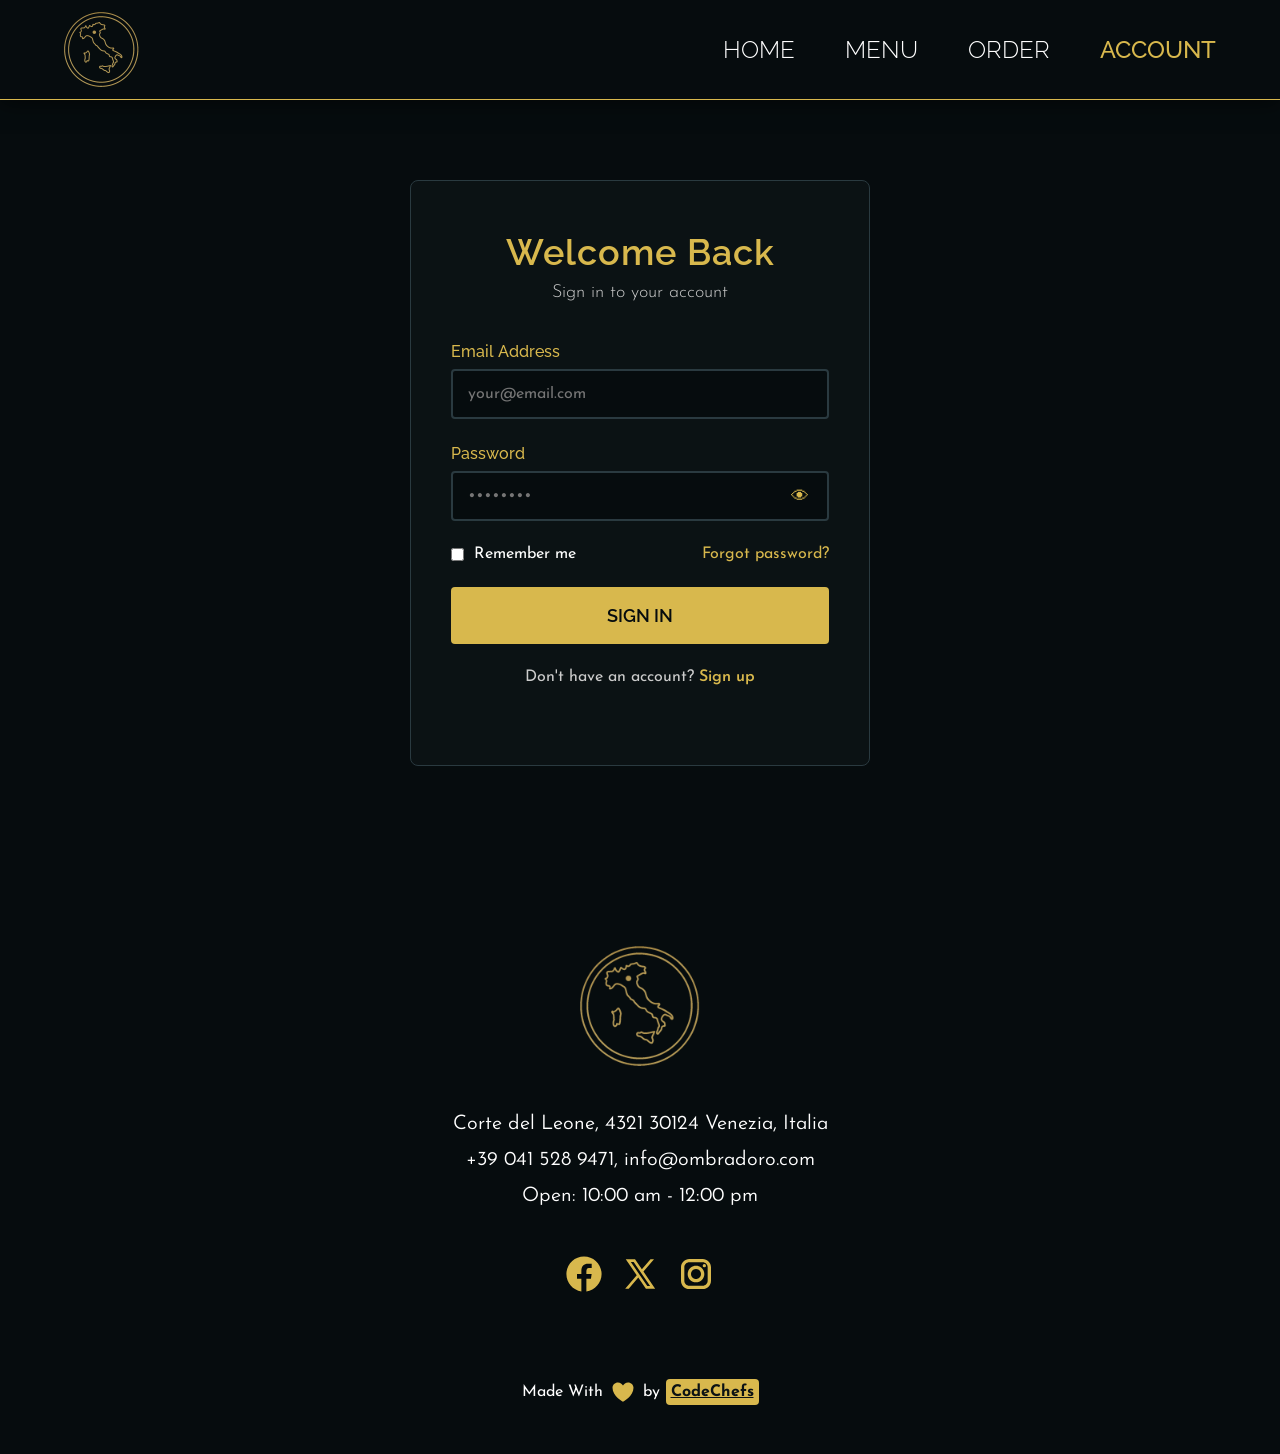
<file: Implementation/auth.html>
<!DOCTYPE html>
<html lang="en">
  <head>
    <meta charset="UTF-8" />
    <meta name="viewport" content="width=device-width, initial-scale=1.0" />
    <link rel="preconnect" href="https://fonts.googleapis.com" />
    <link rel="preconnect" href="https://fonts.gstatic.com" crossorigin />
    <link
      href="https://fonts.googleapis.com/css2?family=Playfair+Display:ital,wght@0,400..900;1,400..900&display=swap"
      rel="stylesheet"
    />
    <link
      href="https://fonts.googleapis.com/css2?family=Raleway:ital,wght@0,100..900;1,100..900&display=swap"
      rel="stylesheet"
    />
    <link
      href="https://fonts.googleapis.com/css2?family=Playball&display=swap"
      rel="stylesheet"
    />
    <link
      href="https://fonts.googleapis.com/css2?family=Josefin+Sans:ital,wght@0,100..700;1,100..700&display=swap"
      rel="stylesheet"
    />
    <link rel="stylesheet" href="./style/auth.css" />
    <title>Ombra d'Oro - Sign In</title>
    <link rel="icon" type="image/x-icon" href="./media/logo.png" />
  </head>
  <body>
    <header>
      <a href="./index.html">
        <img src="./media/logo.png" alt="logo" class="logo" />
      </a>
      <nav>
          <ul class="nav-links">
              <li><a href="./index.html">HOME</a></li>
              <li><a href="./menu.html">MENU</a></li>
              <li><a href="./order.html">ORDER</a></li>
              <li><a href="./auth.html" class="active">ACCOUNT</a></li>
          </ul>
      </nav>
    </header>

    <div class="auth-container">
      <!-- Sign In Form -->
      <div class="auth-form-container active" id="signinContainer">
        <div class="auth-header">
          <h1 class="auth-title">Welcome Back</h1>
          <p class="auth-subtitle">Sign in to your account</p>
        </div>
        
        <form class="auth-form" id="signinForm">
          <div class="form-group">
            <label for="signinEmail">Email Address</label>
            <input type="email" id="signinEmail" placeholder="your@email.com" required>
          </div>
          
          <div class="form-group">
            <label for="signinPassword">Password</label>
            <div class="password-input">
              <input type="password" id="signinPassword" placeholder="••••••••" required>
              <button type="button" class="toggle-password" data-target="signinPassword">👁</button>
            </div>
          </div>
          
          <div class="form-options">
            <label class="remember-me">
              <input type="checkbox" id="rememberMe">
              <span>Remember me</span>
            </label>
            <a href="#" class="forgot-password">Forgot password?</a>
          </div>
          
          <button type="submit" class="auth-btn">SIGN IN</button>
          
          <div class="auth-switch">
            <p>Don't have an account? <a href="#" id="switchToSignup">Sign up</a></p>
          </div>
        </form>
      </div>

      <!-- Sign Up Form -->
      <div class="auth-form-container" id="signupContainer">
        <div class="auth-header">
          <h1 class="auth-title">Create Account</h1>
          <p class="auth-subtitle">Join Ombra d'Oro for exclusive benefits</p>
        </div>
        
        <form class="auth-form" id="signupForm">
          <div class="form-row">
            <div class="form-group">
              <label for="firstName">First Name</label>
              <input type="text" id="firstName" placeholder="John" required>
            </div>
            <div class="form-group">
              <label for="lastName">Last Name</label>
              <input type="text" id="lastName" placeholder="Doe" required>
            </div>
          </div>
          
          <div class="form-group">
            <label for="signupEmail">Email Address</label>
            <input type="email" id="signupEmail" placeholder="your@email.com" required>
          </div>
          
          <div class="form-group">
            <label for="phone">Phone Number</label>
            <input type="tel" id="phone" placeholder="+39 123 456 7890" required>
          </div>
          
          <div class="form-group">
            <label for="address">Delivery Address</label>
            <textarea id="address" placeholder="Street, City, Postal Code" rows="2" required></textarea>
          </div>
          
          <div class="form-group">
            <label for="signupPassword">Password</label>
            <div class="password-input">
              <input type="password" id="signupPassword" placeholder="••••••••" required>
              <button type="button" class="toggle-password" data-target="signupPassword">👁</button>
            </div>
            <p class="password-hint">Must be at least 8 characters</p>
          </div>
          
          <div class="form-group">
            <label for="confirmPassword">Confirm Password</label>
            <div class="password-input">
              <input type="password" id="confirmPassword" placeholder="••••••••" required>
              <button type="button" class="toggle-password" data-target="confirmPassword">👁</button>
            </div>
          </div>
          
          <div class="form-group">
            <label class="terms-checkbox">
              <input type="checkbox" id="terms" required>
              <span>I agree to the <a href="#">Terms of Service</a> and <a href="#">Privacy Policy</a></span>
            </label>
          </div>
          
          <button type="submit" class="auth-btn">CREATE ACCOUNT</button>
          
          <div class="auth-switch">
            <p>Already have an account? <a href="#" id="switchToSignin">Sign in</a></p>
          </div>
        </form>
      </div>

      <!-- Profile Section (shown when logged in) -->
      <div class="profile-container" id="profileContainer">
        <div class="profile-header">
          <div class="profile-avatar">
            <span id="profileInitials">JD</span>
          </div>
          <div class="profile-info">
            <h1 class="profile-name" id="profileName">John Doe</h1>
            <p class="profile-email" id="profileEmail">john@example.com</p>
          </div>
          <button class="logout-btn" id="logoutBtn">Logout</button>
        </div>
        
        <div class="profile-details">
          <div class="detail-section">
            <h2 class="section-title">Personal Information</h2>
            <div class="detail-grid">
              <div class="detail-item">
                <span class="detail-label">Full Name</span>
                <span class="detail-value" id="detailFullName">John Doe</span>
              </div>
              <div class="detail-item">
                <span class="detail-label">Email</span>
                <span class="detail-value" id="detailEmail">john@example.com</span>
              </div>
              <div class="detail-item">
                <span class="detail-label">Phone</span>
                <span class="detail-value" id="detailPhone">+39 123 456 7890</span>
              </div>
              <div class="detail-item">
                <span class="detail-label">Member Since</span>
                <span class="detail-value" id="detailMemberSince">January 2024</span>
              </div>
            </div>
          </div>
          
          <div class="detail-section">
            <h2 class="section-title">Delivery Address</h2>
            <div class="address-card">
              <p class="address-text" id="addressText">123 Main Street, Venice, 30124</p>
              <button class="edit-btn" id="editAddressBtn">Edit Address</button>
            </div>
          </div>
          
          <div class="detail-section">
            <h2 class="section-title">Order History</h2>
            <div class="order-history" id="orderHistory">
              <!-- Orders will be loaded here -->
              <p class="no-orders">No orders yet. <a href="./order.html">Start ordering!</a></p>
            </div>
          </div>
        </div>
        
        <div class="profile-actions">
          <button class="edit-profile-btn" id="editProfileBtn">Edit Profile</button>
          <button class="delete-account-btn" id="deleteAccountBtn">Delete Account</button>
        </div>
      </div>
    </div>

    <script>
    // Load orders in profile
    document.addEventListener('DOMContentLoaded', function() {
        const orders = JSON.parse(localStorage.getItem('orders')) || [];
        const orderHistory = document.getElementById('orderHistory');
        
        if (orders.length === 0) {
            orderHistory.innerHTML = '<p class="no-orders">No orders yet.';
        } else {
            let html = '<div class="orders-list">';
            orders.forEach(order => {
                html += `
                    <div class="order-card">
                        <div class="order-header">
                            <strong>${order.order_number}</strong>
                            <span class="status">${order.status}</span>
                        </div>
                        <div class="order-details">
                            <p>Date: ${order.date}</p>
                            <p>Total: ${order.total.toFixed(2)}€</p>
                            <p>Items: ${order.items.length} items</p>
                        </div>
                    </div>
                `;
            });
            html += '</div>';
            orderHistory.innerHTML = html;
        }
    });
    </script>
    <!-- Edit Profile Modal -->
    <div class="modal-overlay" id="editModal">
      <div class="modal">
        <div class="modal-header">
          <h2>Edit Profile</h2>
          <button class="close-modal" id="closeModal">&times;</button>
        </div>
        <form id="editProfileForm">
          <div class="form-row">
            <div class="form-group">
              <label for="editFirstName">First Name</label>
              <input type="text" id="editFirstName" required>
            </div>
            <div class="form-group">
              <label for="editLastName">Last Name</label>
              <input type="text" id="editLastName" required>
            </div>
          </div>
          
          <div class="form-group">
            <label for="editPhone">Phone Number</label>
            <input type="tel" id="editPhone" required>
          </div>
          
          <div class="form-group">
            <label for="editAddress">Delivery Address</label>
            <textarea id="editAddress" rows="3" required></textarea>
          </div>
          
          <div class="modal-actions">
            <button type="button" class="cancel-btn" id="cancelEdit">Cancel</button>
            <button type="submit" class="save-btn">Save Changes</button>
          </div>
        </form>
      </div>
    </div>

    <!-- Notification -->
    <div class="notification" id="notification"></div>

    <footer>
      <img src="./media/logo.png" alt="" class="footer-logo" />
      <div class="footer-text">
        <p>Corte del Leone, 4321 30124 Venezia, Italia</p>
        <p>
          +39 041 528 9471,
          <a href="mailto:info@ombradoro.com" class="email-anchor"
            >info@ombradoro.com</a
          >
        </p>
        <p>Open: 10:00 am - 12:00 pm</p>
      </div>
      <div class="footer-icons-box">
        <a href="https://www.facebook.com" target="_blank">
          <svg
            xmlns="http://www.w3.org/2000/svg"
            viewBox="0 0 50 50"
            class="facebook-icon"
          >
            <path
              d="M25,3C12.85,3,3,12.85,3,25c0,11.03,8.125,20.137,18.712,21.728V30.831h-5.443v-5.783h5.443v-3.848 c0-6.371,3.104-9.168,8.399-9.168c2.536,0,3.877,0.188,4.512,0.274v5.048h-3.612c-2.248,0-3.033,2.131-3.033,4.533v3.161h6.588 l-0.894,5.783h-5.694v15.944C38.716,45.318,47,36.137,47,25C47,12.85,37.15,3,25,3z"
            ></path>
          </svg>
        </a>

        <a href="https://www.x.com" target="_blank">
          <svg
            xmlns="http://www.w3.org/2000/svg"
            viewBox="0 0 30 30"
            class="x-icon"
          >
            <path
              d="M26.37,26l-8.795-12.822l0.015,0.012L25.52,4h-2.65l-6.46,7.48L11.28,4H4.33l8.211,11.971L12.54,15.97L3.88,26h2.65 l7.182-8.322L19.42,26H26.37z M10.23,6l12.34,18h-2.1L8.12,6H10.23z"
            ></path>
          </svg>
        </a>
        <a href="https://www.instagram.com" target="_blank">
          <svg
            xmlns="http://www.w3.org/2000/svg"
            viewBox="0 0 24 24"
            class="instagram-icon"
          >
            <path
              d="M 8 3 C 5.243 3 3 5.243 3 8 L 3 16 C 3 18.757 5.243 21 8 21 L 16 21 C 18.757 21 21 18.757 21 16 L 21 8 C 21 5.243 18.757 3 16 3 L 8 3 z M 8 5 L 16 5 C 17.654 5 19 6.346 19 8 L 19 16 C 19 17.654 17.654 19 16 19 L 8 19 C 6.346 19 5 17.654 5 16 L 5 8 C 5 6.346 6.346 5 8 5 z M 17 6 A 1 1 0 0 0 16 7 A 1 1 0 0 0 17 8 A 1 1 0 0 0 18 7 A 1 1 0 0 0 17 6 z M 12 7 C 9.243 7 7 9.243 7 12 C 7 14.757 9.243 17 12 17 C 14.757 17 17 14.757 17 12 C 17 9.243 14.757 7 12 7 z M 12 9 C 13.654 9 15 10.346 15 12 C 15 13.654 13.654 15 12 15 C 10.346 15 9 13.654 9 12 C 9 10.346 10.346 9 12 9 z"
            ></path>
          </svg>
        </a>
      </div>
      <div class="footer-made-by">
        <p>
          Made With
          <svg
            xmlns="http://www.w3.org/2000/svg"
            viewBox="0 0 24 24"
            class="footer-heart"
          >
            <title>Love</title>
            <path
              stroke-linecap="round"
              stroke-linejoin="round"
              title="Love"
              d="M21 8.25c0-2.485-2.099-4.5-4.688-4.5-1.935 0-3.597 1.126-4.312 2.733-.715-1.607-2.377-2.733-4.313-2.733C5.1 3.75 3 5.765 3 8.25c0 7.22 9 12 9 12s9-4.78 9-12Z"
            />
          </svg>
          by
          <a
            href="https://www.linkedin.com"
            class="footer-name"
            target="_blank"
            title="CodeChefs's linkedin account"
            >CodeChefs
          </a>
        </p>
      </div>
    </footer>

    <script src="./js/auth.js"></script>
    <script src="./js/order.js"></script>
    <script>
    // Debug script to check localStorage
    document.addEventListener('DOMContentLoaded', function() {
        console.log('=== AUTH PAGE LOADED ===');
        console.log('Current user:', JSON.parse(localStorage.getItem('ombradoro_user')));
        console.log('All orders:', JSON.parse(localStorage.getItem('ombradoro_orders')));
        console.log('All users:', JSON.parse(localStorage.getItem('ombradoro_users')));
        
        // Force refresh orders if on profile page
        if (window.Auth && window.Auth.loadUserOrders) {
            setTimeout(() => {
                window.Auth.loadUserOrders();
            }, 500);
        }
    });
    </script>
  </body>
</html>
</file>
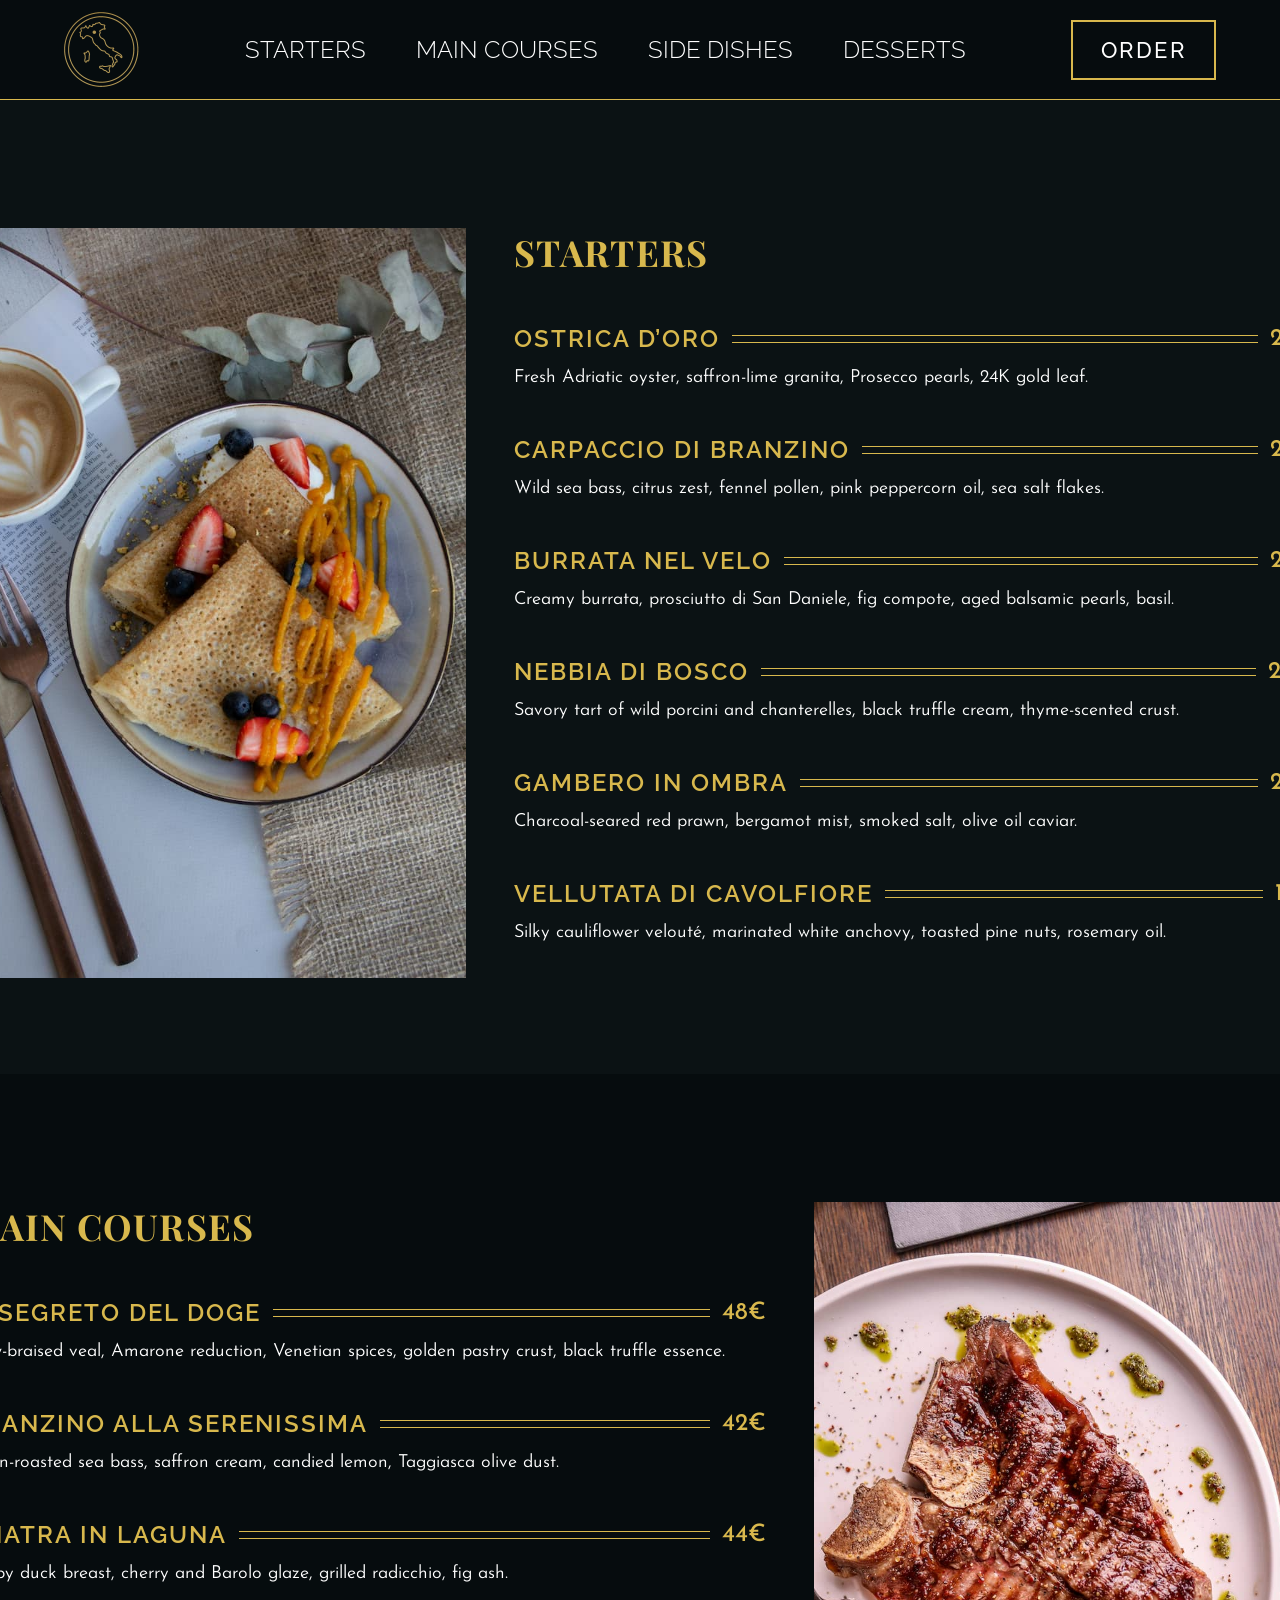
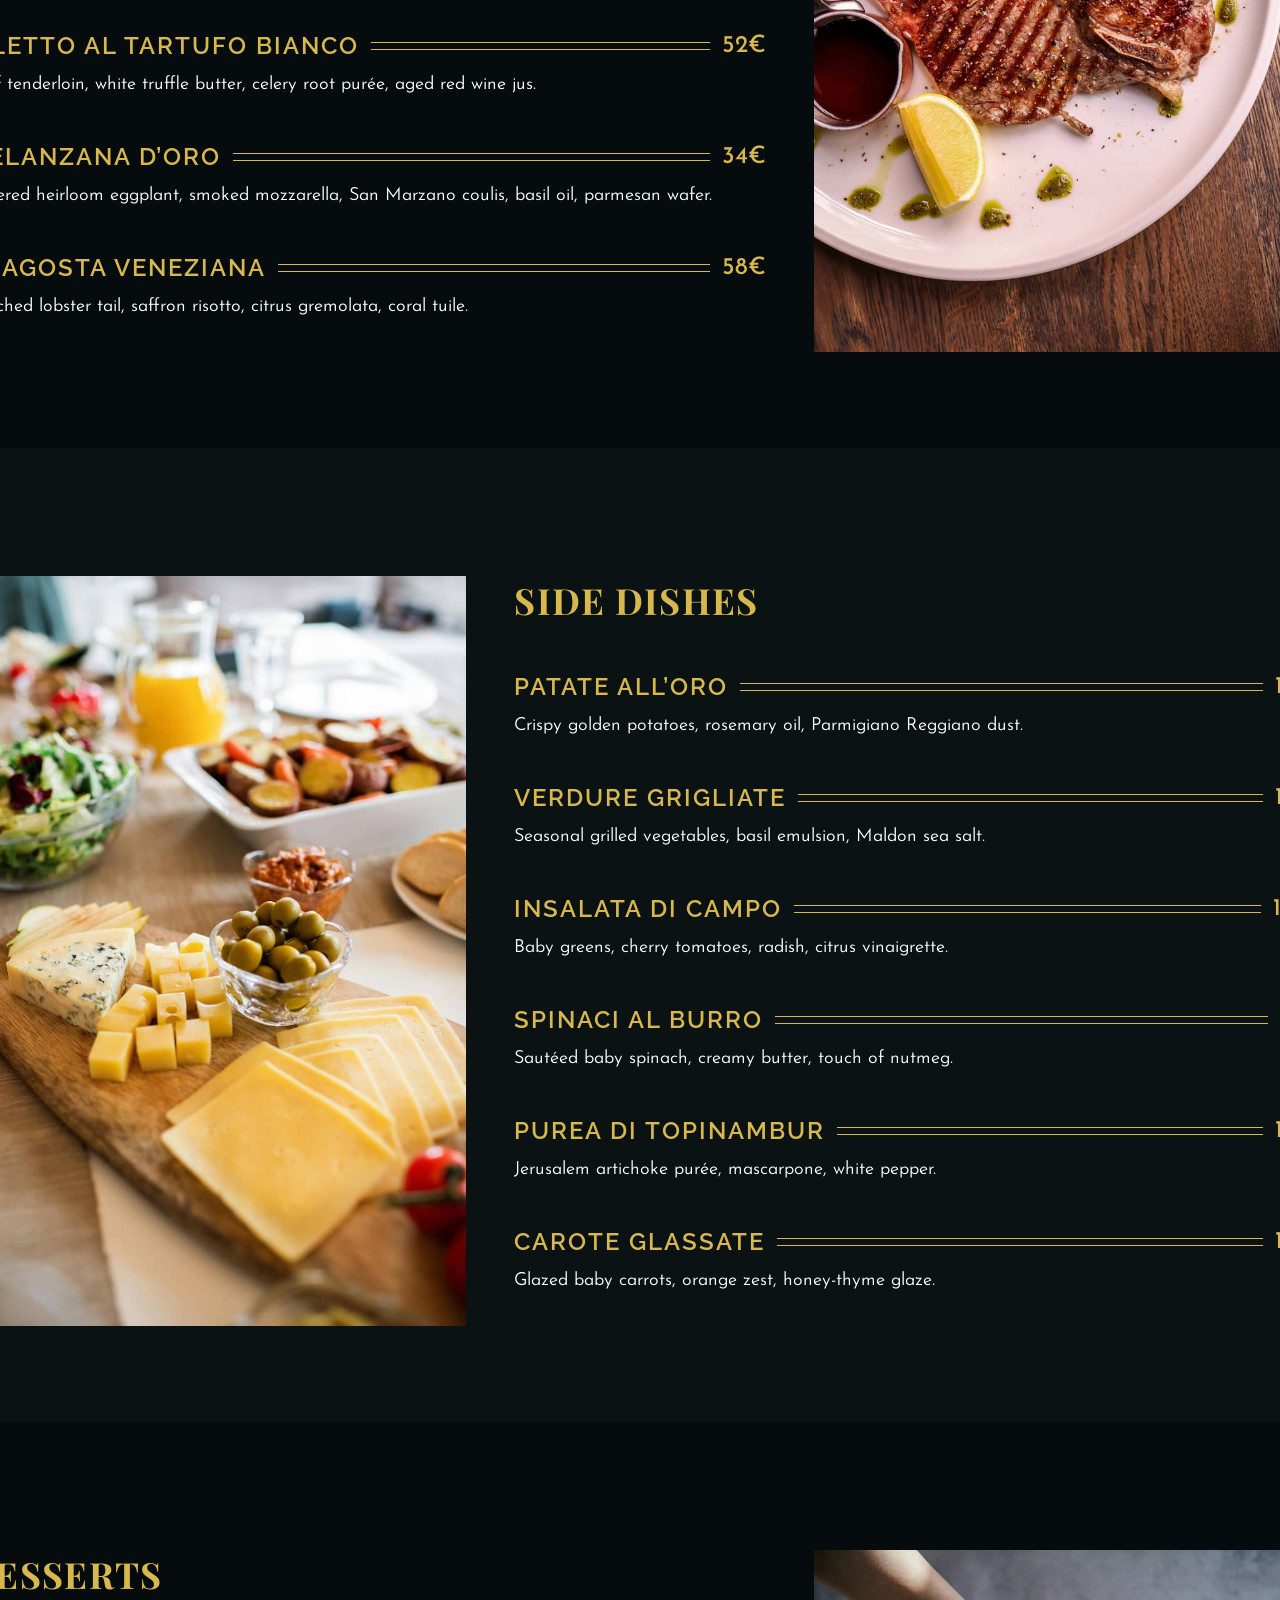
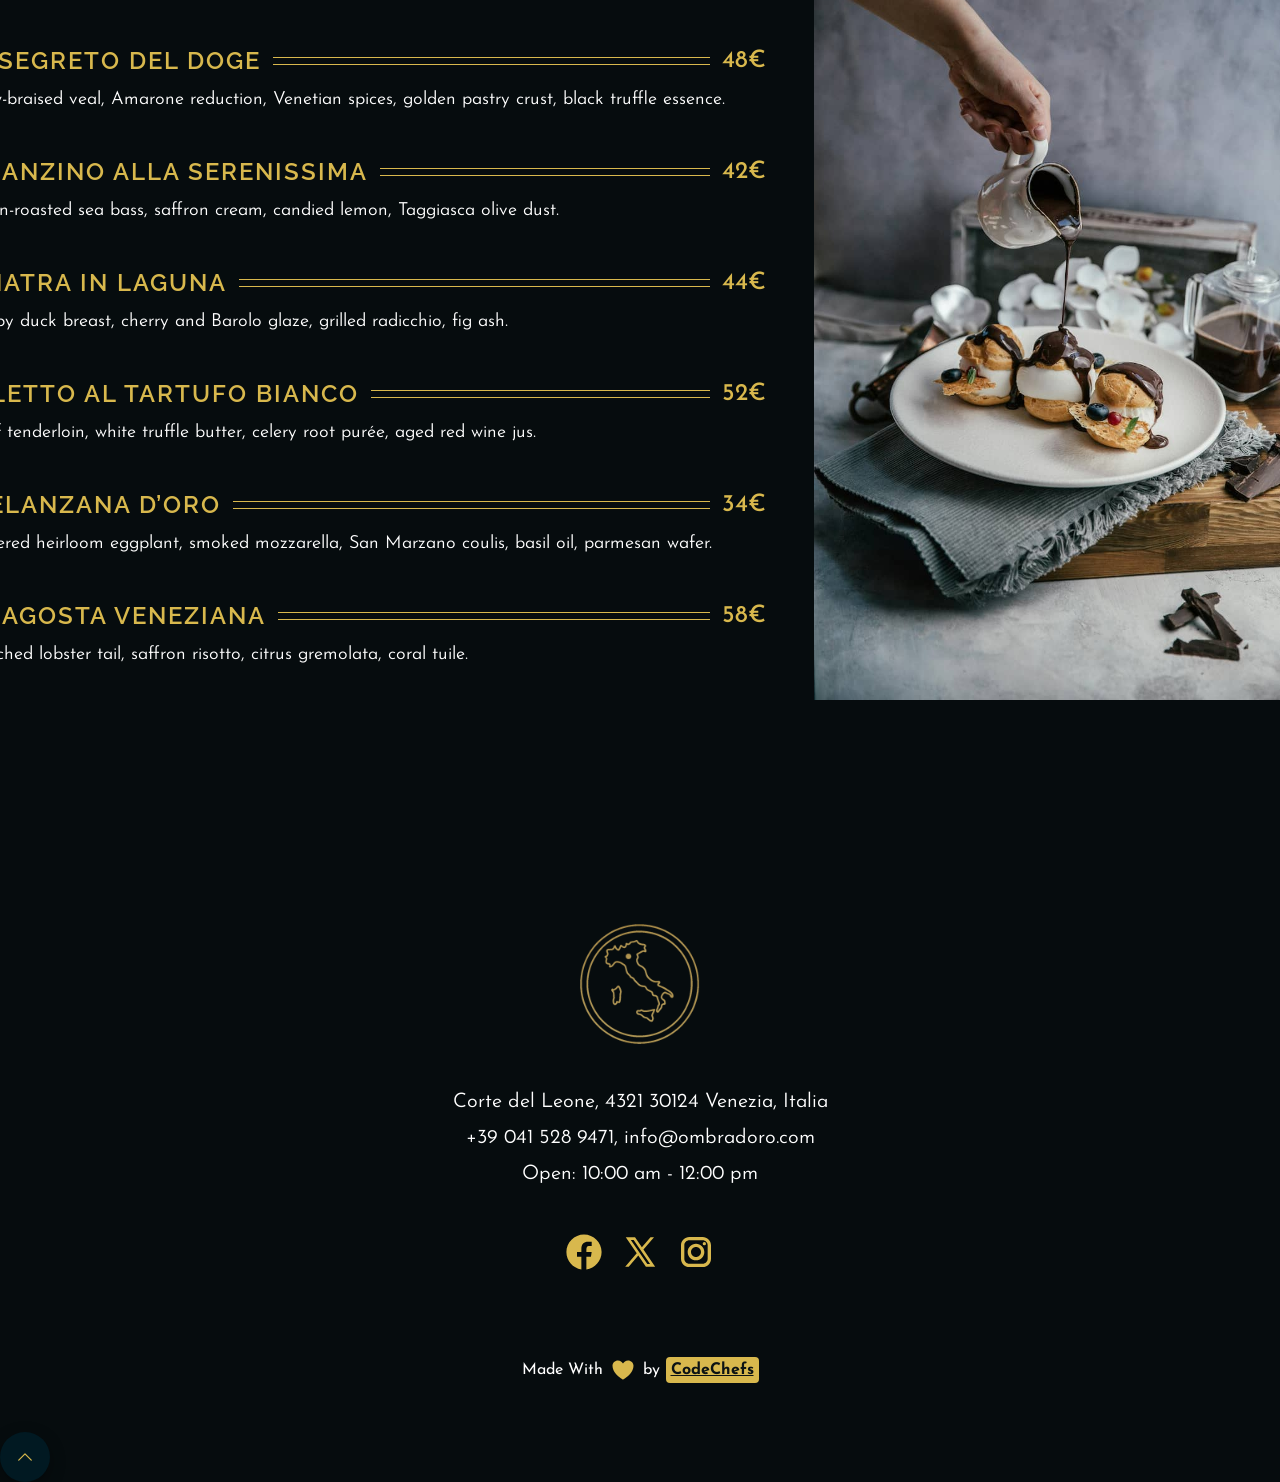
<file: Implementation/menu.html>
<!DOCTYPE html>
<html lang="en">
  <head>
    <meta charset="UTF-8" />
    <meta name="viewport" content="width=device-width, initial-scale=1.0" />
    <link rel="preconnect" href="https://fonts.googleapis.com" />
    <link rel="preconnect" href="https://fonts.gstatic.com" crossorigin />
    <link
      href="https://fonts.googleapis.com/css2?family=Playfair+Display:ital,wght@0,400..900;1,400..900&display=swap"
      rel="stylesheet"
    />
    <link
      href="https://fonts.googleapis.com/css2?family=Raleway:ital,wght@0,100..900;1,100..900&display=swap"
      rel="stylesheet"
    />
    <link
      href="https://fonts.googleapis.com/css2?family=Playball&display=swap"
      rel="stylesheet"
    />
    <link
      href="https://fonts.googleapis.com/css2?family=Josefin+Sans:ital,wght@0,100..700;1,100..700&display=swap"
      rel="stylesheet"
    />
    <link rel="stylesheet" href="./style/menu.css" />
    <title>Ombra d’Oro</title>
    <link rel="icon" type="image/x-icon" href="./media/logo.png" />
  </head>
  <body>
    <header>
      <a href="./index.html">
        <img src="./media/logo.png" alt="logo" class="logo" />
      </a>
      <nav>
        <ul class="nav-links">
          <li><a href="#starters-section">STARTERS</a></li>
          <li><a href="#main-courses-section">MAIN COURSES</a></li>
          <li><a href="#side-dishes-section">SIDE DISHES</a></li>
          <li><a href="#desserts-section">DESSERTS</a></li>
        </ul>
      </nav>

      <button class="order-btn" onclick="document.location='order.html'">
        ORDER
      </button>
    </header>

    <section class="starters-section" id="starters-section">
      <img
        src="./media/starters-img.jpg"
        alt="Starters Image"
        class="menu-img"
      />
      <div class="menu-text">
        <h2 class="section-title">STARTERS</h2>
        <div class="menu-box">
          <div class="menu-item">
            <p class="menu-dish-name">Ostrica d’Oro</p>
            <hr class="hr-line" />
            <span class="menu-prices">24&#8364;</span>
            <p class="menu-ingredients">
              Fresh Adriatic oyster, saffron-lime granita, Prosecco pearls, 24K
              gold leaf.
            </p>
          </div>

          <div class="menu-item">
            <p class="menu-dish-name">Carpaccio di Branzino</p>
            <hr class="hr-line" />
            <span class="menu-prices">26&#8364;</span>
            <p class="menu-ingredients">
              Wild sea bass, citrus zest, fennel pollen, pink peppercorn oil,
              sea salt flakes.
            </p>
          </div>

          <div class="menu-item">
            <p class="menu-dish-name">Burrata nel Velo</p>
            <hr class="hr-line" />
            <span class="menu-prices">22&#8364;</span>
            <p class="menu-ingredients">
              Creamy burrata, prosciutto di San Daniele, fig compote, aged
              balsamic pearls, basil.
            </p>
          </div>

          <div class="menu-item">
            <p class="menu-dish-name">Nebbia di Bosco</p>
            <hr class="hr-line" />
            <span class="menu-prices">20&#8364;</span>
            <p class="menu-ingredients">
              Savory tart of wild porcini and chanterelles, black truffle cream,
              thyme-scented crust.
            </p>
          </div>

          <div class="menu-item">
            <p class="menu-dish-name">Gambero in Ombra</p>
            <hr class="hr-line" />
            <span class="menu-prices">28&#8364;</span>
            <p class="menu-ingredients">
              Charcoal-seared red prawn, bergamot mist, smoked salt, olive oil
              caviar.
            </p>
          </div>

          <div class="menu-item">
            <p class="menu-dish-name">Vellutata di Cavolfiore</p>
            <hr class="hr-line" />
            <span class="menu-prices">18&#8364;</span>
            <p class="menu-ingredients">
              Silky cauliflower velouté, marinated white anchovy, toasted pine
              nuts, rosemary oil.
            </p>
          </div>
        </div>
      </div>
    </section>

    <section class="main-courses-section" id="main-courses-section">
      <div class="menu-text">
        <h2 class="section-title">MAIN COURSES</h2>
        <div class="menu-box">
          <div class="menu-item">
            <p class="menu-dish-name">Il Segreto del Doge</p>
            <hr class="hr-line" />
            <span class="menu-prices">48&#8364;</span>
            <p class="menu-ingredients">
              Slow-braised veal, Amarone reduction, Venetian spices, golden
              pastry crust, black truffle essence.
            </p>
          </div>

          <div class="menu-item">
            <p class="menu-dish-name">Branzino alla Serenissima</p>
            <hr class="hr-line" />
            <span class="menu-prices">42&#8364;</span>
            <p class="menu-ingredients">
              Oven-roasted sea bass, saffron cream, candied lemon, Taggiasca
              olive dust.
            </p>
          </div>

          <div class="menu-item">
            <p class="menu-dish-name">Anatra in Laguna</p>
            <hr class="hr-line" />
            <span class="menu-prices">44&#8364;</span>
            <p class="menu-ingredients">
              Crispy duck breast, cherry and Barolo glaze, grilled radicchio,
              fig ash.
            </p>
          </div>

          <div class="menu-item">
            <p class="menu-dish-name">Filetto al Tartufo Bianco</p>
            <hr class="hr-line" />
            <span class="menu-prices">52&#8364;</span>
            <p class="menu-ingredients">
              Beef tenderloin, white truffle butter, celery root purée, aged red
              wine jus.
            </p>
          </div>

          <div class="menu-item">
            <p class="menu-dish-name">Melanzana d’Oro</p>
            <hr class="hr-line" />
            <span class="menu-prices">34&#8364;</span>
            <p class="menu-ingredients">
              Layered heirloom eggplant, smoked mozzarella, San Marzano coulis,
              basil oil, parmesan wafer.
            </p>
          </div>

          <div class="menu-item">
            <p class="menu-dish-name">Aragosta Veneziana</p>
            <hr class="hr-line" />
            <span class="menu-prices">58&#8364;</span>
            <p class="menu-ingredients">
              Poached lobster tail, saffron risotto, citrus gremolata, coral
              tuile.
            </p>
          </div>
        </div>
      </div>
      <img
        src="./media/main-course-img.jpg"
        alt="Starter Image"
        class="menu-img"
      />
    </section>

    <section class="side-dishes-section" id="side-dishes-section">
      <img
        src="./media/side-dishes-img.jpg"
        alt="Starter Image"
        class="menu-img"
      />
      <div class="menu-text">
        <h2 class="section-title">SIDE DISHES</h2>
        <div class="menu-box">
          <div class="menu-item">
            <p class="menu-dish-name">Patate all’Oro</p>
            <hr class="hr-line" />
            <span class="menu-prices">12&#8364;</span>
            <p class="menu-ingredients">
              Crispy golden potatoes, rosemary oil, Parmigiano Reggiano dust.
            </p>
          </div>

          <div class="menu-item">
            <p class="menu-dish-name">Verdure Grigliate</p>
            <hr class="hr-line" />
            <span class="menu-prices">14&#8364;</span>
            <p class="menu-ingredients">
              Seasonal grilled vegetables, basil emulsion, Maldon sea salt.
            </p>
          </div>

          <div class="menu-item">
            <p class="menu-dish-name">Insalata di Campo</p>
            <hr class="hr-line" />
            <span class="menu-prices">10&#8364;</span>
            <p class="menu-ingredients">
              Baby greens, cherry tomatoes, radish, citrus vinaigrette.
            </p>
          </div>

          <div class="menu-item">
            <p class="menu-dish-name">Spinaci al Burro</p>
            <hr class="hr-line" />
            <span class="menu-prices">11&#8364;</span>
            <p class="menu-ingredients">
              Sautéed baby spinach, creamy butter, touch of nutmeg.
            </p>
          </div>

          <div class="menu-item">
            <p class="menu-dish-name">Purea di Topinambur</p>
            <hr class="hr-line" />
            <span class="menu-prices">13&#8364;</span>
            <p class="menu-ingredients">
              Jerusalem artichoke purée, mascarpone, white pepper.
            </p>
          </div>

          <div class="menu-item">
            <p class="menu-dish-name">Carote Glassate</p>
            <hr class="hr-line" />
            <span class="menu-prices">12&#8364;</span>
            <p class="menu-ingredients">
              Glazed baby carrots, orange zest, honey-thyme glaze.
            </p>
          </div>
        </div>
      </div>
    </section>

    <section class="desserts-section" id="desserts-section">
      <div class="menu-text">
        <h2 class="section-title">DESSERTS</h2>
        <div class="menu-box">
          <div class="menu-item">
            <p class="menu-dish-name">Il Segreto del Doge</p>
            <hr class="hr-line" />
            <span class="menu-prices">48&#8364;</span>
            <p class="menu-ingredients">
              Slow-braised veal, Amarone reduction, Venetian spices, golden
              pastry crust, black truffle essence.
            </p>
          </div>

          <div class="menu-item">
            <p class="menu-dish-name">Branzino alla Serenissima</p>
            <hr class="hr-line" />
            <span class="menu-prices">42&#8364;</span>
            <p class="menu-ingredients">
              Oven-roasted sea bass, saffron cream, candied lemon, Taggiasca
              olive dust.
            </p>
          </div>

          <div class="menu-item">
            <p class="menu-dish-name">Anatra in Laguna</p>
            <hr class="hr-line" />
            <span class="menu-prices">44&#8364;</span>
            <p class="menu-ingredients">
              Crispy duck breast, cherry and Barolo glaze, grilled radicchio,
              fig ash.
            </p>
          </div>

          <div class="menu-item">
            <p class="menu-dish-name">Filetto al Tartufo Bianco</p>
            <hr class="hr-line" />
            <span class="menu-prices">52&#8364;</span>
            <p class="menu-ingredients">
              Beef tenderloin, white truffle butter, celery root purée, aged red
              wine jus.
            </p>
          </div>

          <div class="menu-item">
            <p class="menu-dish-name">Melanzana d’Oro</p>
            <hr class="hr-line" />
            <span class="menu-prices">34&#8364;</span>
            <p class="menu-ingredients">
              Layered heirloom eggplant, smoked mozzarella, San Marzano coulis,
              basil oil, parmesan wafer.
            </p>
          </div>

          <div class="menu-item">
            <p class="menu-dish-name">Aragosta Veneziana</p>
            <hr class="hr-line" />
            <span class="menu-prices">58&#8364;</span>
            <p class="menu-ingredients">
              Poached lobster tail, saffron risotto, citrus gremolata, coral
              tuile.
            </p>
          </div>
        </div>
      </div>
      <img
        src="./media/desserts-img.jpg"
        alt="Starter Image"
        class="menu-img"
      />
    </section>

    <footer>
      <img src="./media/logo.png" alt="" class="footer-logo" />
      <div class="footer-text">
        <p>Corte del Leone, 4321 30124 Venezia, Italia</p>
        <p>
          +39 041 528 9471,
          <a href="mailto:info@ombradoro.com" class="email-anchor"
            >info@ombradoro.com</a
          >
        </p>
        <p>Open: 10:00 am - 12:00 pm</p>
      </div>
      <div class="footer-icons-box">
        <a href="https://www.facebook.com" target="_blank">
          <svg
            xmlns="http://www.w3.org/2000/svg"
            viewBox="0 0 50 50"
            class="facebook-icon"
          >
            <path
              d="M25,3C12.85,3,3,12.85,3,25c0,11.03,8.125,20.137,18.712,21.728V30.831h-5.443v-5.783h5.443v-3.848 c0-6.371,3.104-9.168,8.399-9.168c2.536,0,3.877,0.188,4.512,0.274v5.048h-3.612c-2.248,0-3.033,2.131-3.033,4.533v3.161h6.588 l-0.894,5.783h-5.694v15.944C38.716,45.318,47,36.137,47,25C47,12.85,37.15,3,25,3z"
            ></path>
          </svg>
        </a>

        <a href="https://www.x.com" target="_blank">
          <svg
            xmlns="http://www.w3.org/2000/svg"
            viewBox="0 0 30 30"
            class="x-icon"
          >
            <path
              d="M26.37,26l-8.795-12.822l0.015,0.012L25.52,4h-2.65l-6.46,7.48L11.28,4H4.33l8.211,11.971L12.54,15.97L3.88,26h2.65 l7.182-8.322L19.42,26H26.37z M10.23,6l12.34,18h-2.1L8.12,6H10.23z"
            ></path>
          </svg>
        </a>
        <a href="https://www.instagram.com" target="_blank">
          <svg
            xmlns="http://www.w3.org/2000/svg"
            viewBox="0 0 24 24"
            class="instagram-icon"
          >
            <path
              d="M 8 3 C 5.243 3 3 5.243 3 8 L 3 16 C 3 18.757 5.243 21 8 21 L 16 21 C 18.757 21 21 18.757 21 16 L 21 8 C 21 5.243 18.757 3 16 3 L 8 3 z M 8 5 L 16 5 C 17.654 5 19 6.346 19 8 L 19 16 C 19 17.654 17.654 19 16 19 L 8 19 C 6.346 19 5 17.654 5 16 L 5 8 C 5 6.346 6.346 5 8 5 z M 17 6 A 1 1 0 0 0 16 7 A 1 1 0 0 0 17 8 A 1 1 0 0 0 18 7 A 1 1 0 0 0 17 6 z M 12 7 C 9.243 7 7 9.243 7 12 C 7 14.757 9.243 17 12 17 C 14.757 17 17 14.757 17 12 C 17 9.243 14.757 7 12 7 z M 12 9 C 13.654 9 15 10.346 15 12 C 15 13.654 13.654 15 12 15 C 10.346 15 9 13.654 9 12 C 9 10.346 10.346 9 12 9 z"
            ></path>
          </svg>
        </a>
      </div>
      <div class="footer-made-by">
        <p>
          Made With
          <svg
            xmlns="http://www.w3.org/2000/svg"
            viewBox="0 0 24 24"
            class="footer-heart"
          >
            <title>Love</title>
            <path
              stroke-linecap="round"
              stroke-linejoin="round"
              title="Love"
              d="M21 8.25c0-2.485-2.099-4.5-4.688-4.5-1.935 0-3.597 1.126-4.312 2.733-.715-1.607-2.377-2.733-4.313-2.733C5.1 3.75 3 5.765 3 8.25c0 7.22 9 12 9 12s9-4.78 9-12Z"
            />
          </svg>
          by
          <a
            href="https://www.linkedin.com"
            class="footer-name"
            target="_blank"
            title="CodeChefs's linkedin account"
            >CodeChefs
          </a>
        </p>
      </div>
    </footer>

    <a href="#">
      <div class="go-up">
        <svg
          xmlns="http://www.w3.org/2000/svg"
          fill="none"
          viewBox="0 0 24 24"
          class="go-up-arrow"
        >
          <path
            stroke-linecap="round"
            stroke-linejoin="round"
            d="m4.5 15.75 7.5-7.5 7.5 7.5"
          />
        </svg>
      </div>
    </a>
    <script src="./js/auth.js"></script>
    <script src="./js/shared-auth.js"></script>
  </body>
</html>
</file>
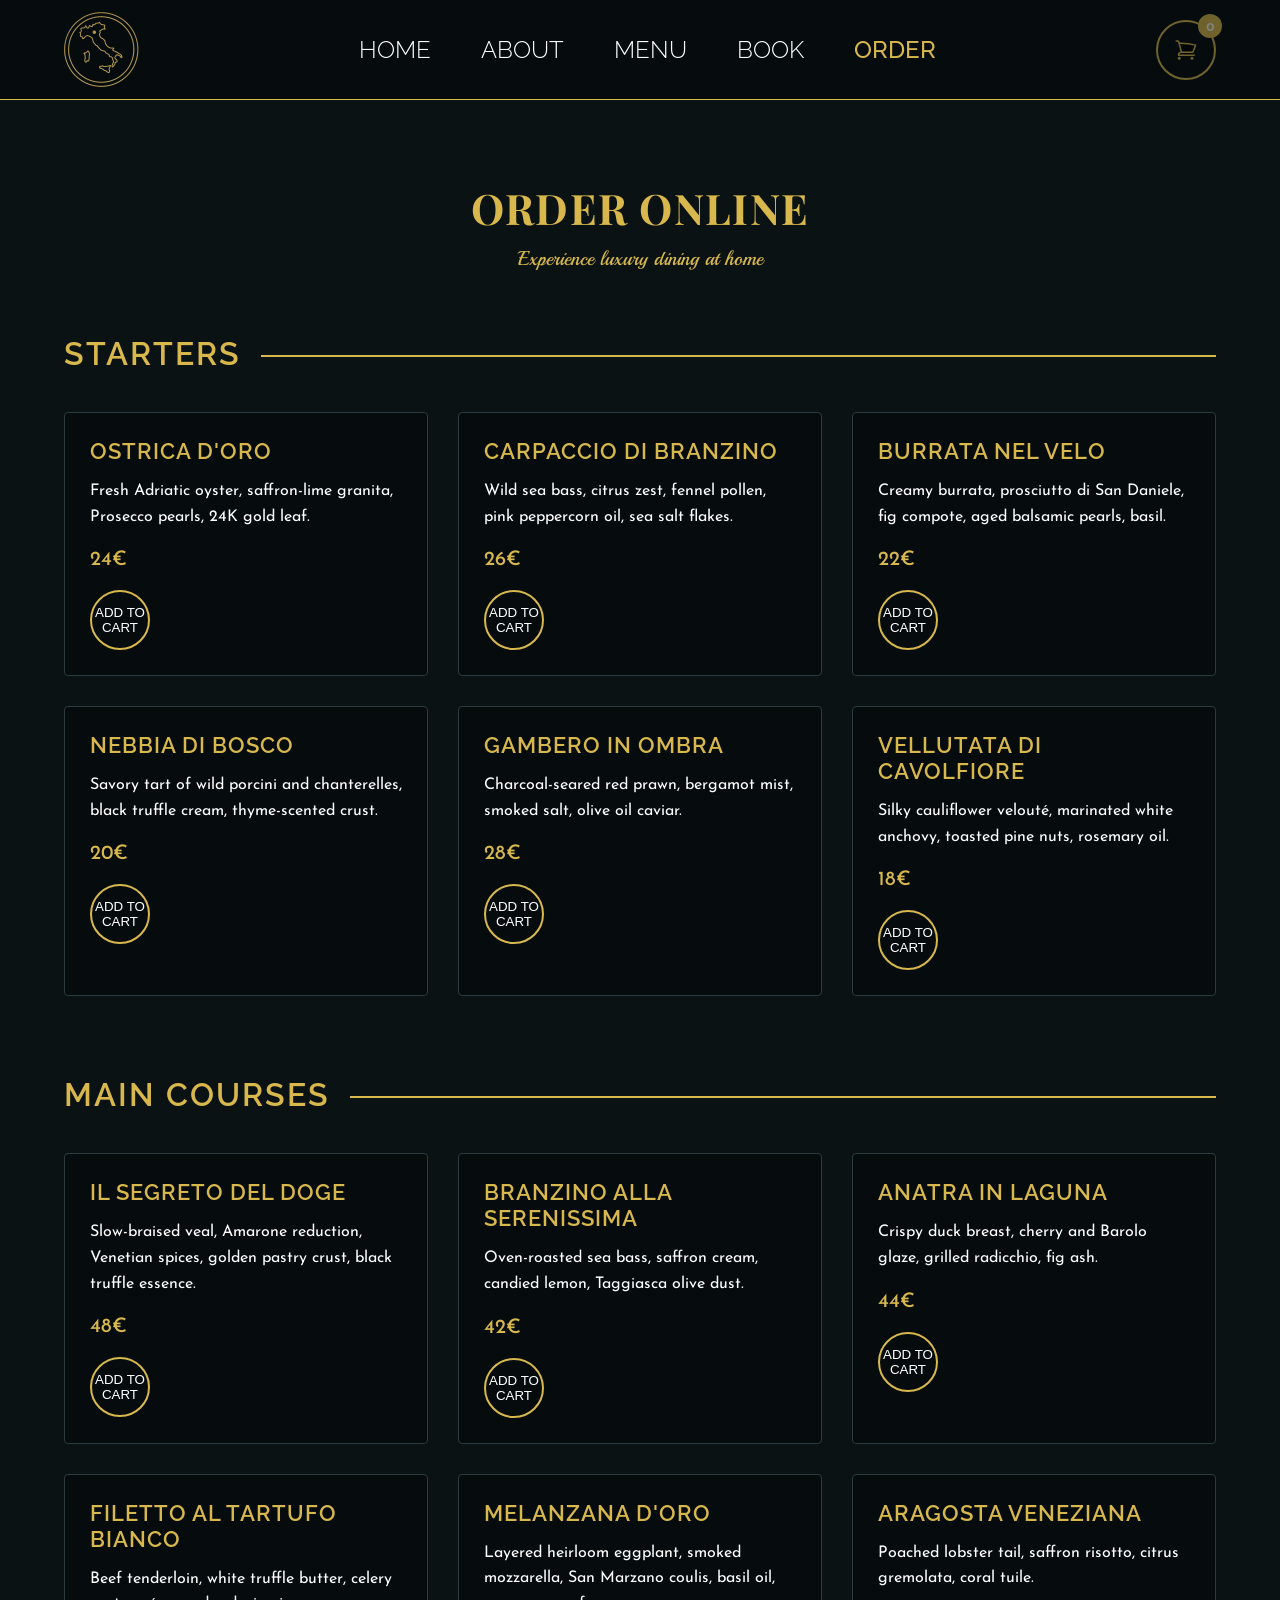
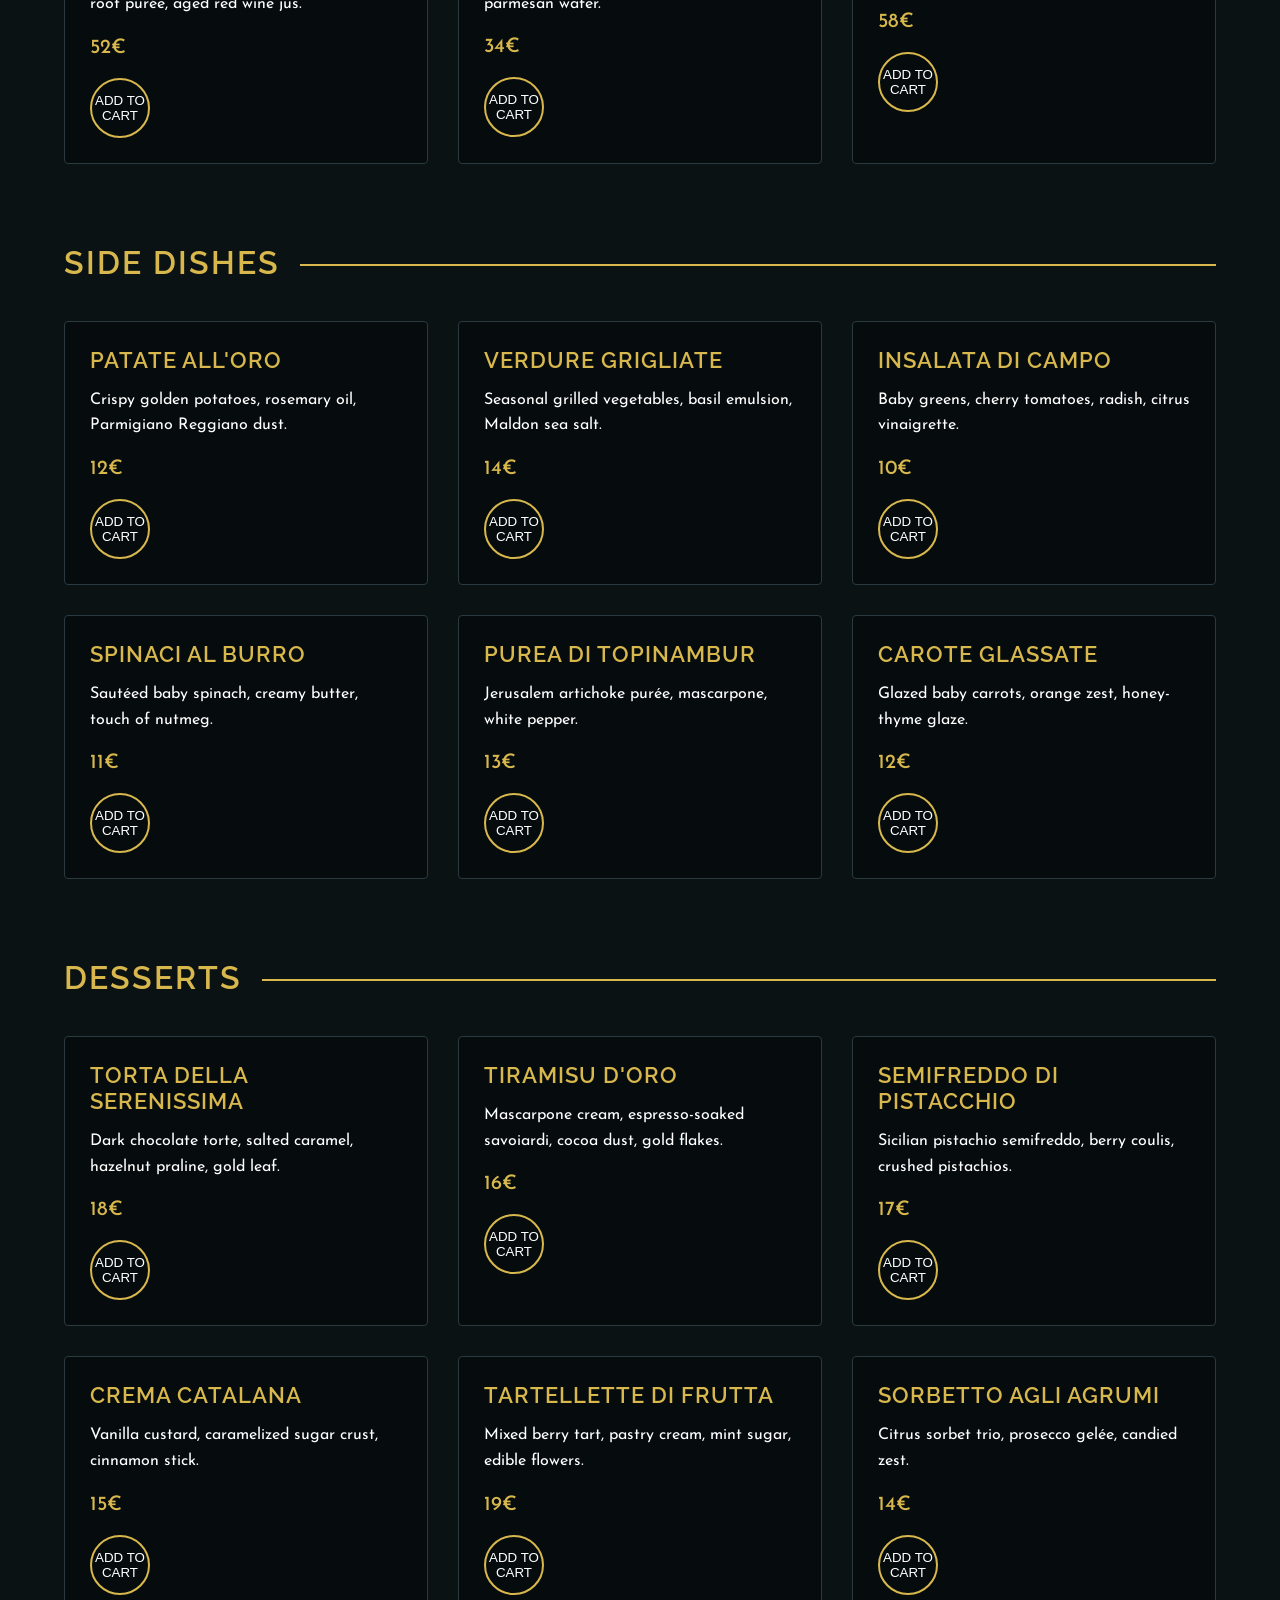
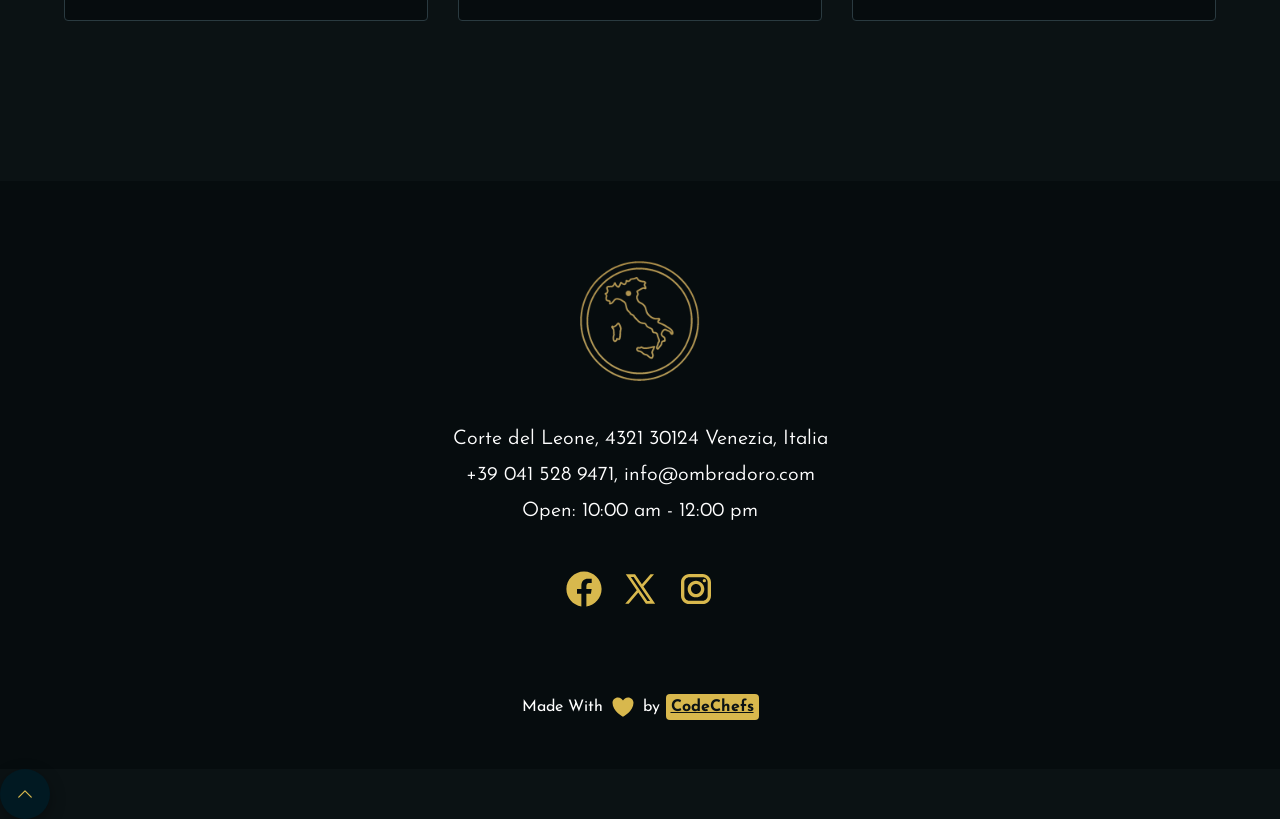
<file: Implementation/order.html>
<!DOCTYPE html>
<html lang="en">
  <head>
    <meta charset="UTF-8" />
    <meta name="viewport" content="width=device-width, initial-scale=1.0" />
    <link rel="preconnect" href="https://fonts.googleapis.com" />
    <link rel="preconnect" href="https://fonts.gstatic.com" crossorigin />
    <link
      href="https://fonts.googleapis.com/css2?family=Playfair+Display:ital,wght@0,400..900;1,400..900&display=swap"
      rel="stylesheet"
    />
    <link
      href="https://fonts.googleapis.com/css2?family=Raleway:ital,wght@0,100..900;1,100..900&display=swap"
      rel="stylesheet"
    />
    <link
      href="https://fonts.googleapis.com/css2?family=Playball&display=swap"
      rel="stylesheet"
    />
    <link
      href="https://fonts.googleapis.com/css2?family=Josefin+Sans:ital,wght@0,100..700;1,100..700&display=swap"
      rel="stylesheet"
    />
    <link rel="stylesheet" href="./style/order.css" />
    <title>Ombra d'Oro - Order Online</title>
    <link rel="icon" type="image/x-icon" href="./media/logo.png" />
  </head>
  <body>
    <header>
      <a href="./index.html">
        <img src="./media/logo.png" alt="logo" class="logo" />
      </a>
      <nav>
        <ul class="nav-links">
          <li><a href="./index.html">HOME</a></li>
          <li><a href="./index.html#about-us-section">ABOUT</a></li>
          <li><a href="./menu.html">MENU</a></li>
          <li><a href="./index.html#book-section">BOOK</a></li>
          <li><a href="./order.html" class="active">ORDER</a></li>
        </ul>
      </nav>

      <div class="add-to-cart-container">
        <button class="add-to-cart" id="cartButton">
          <svg xmlns="http://www.w3.org/2000/svg" viewBox="0 0 24 24" class="cart-icon">
            <path stroke-linecap="round" stroke-linejoin="round" d="M2.25 3h1.386c.51 0 .955.343 1.087.835l.383 1.437M7.5 14.25a3 3 0 0 0-3 3h15.75m-12.75-3h11.218c1.121-2.3 2.1-4.684 2.924-7.138a60.114 60.114 0 0 0-16.536-1.84M7.5 14.25 5.106 5.272M6 20.25a.75.75 0 1 1-1.5 0 .75.75 0 0 1 1.5 0Zm12.75 0a.75.75 0 1 1-1.5 0 .75.75 0 0 1 1.5 0Z" />
          </svg>
          <span class="cart-count" id="cartCount">0</span>
        </button>
      </div>
    </header>

    <section class="order-section">
      <div class="order-container">
        <div class="menu-items-section">
          <h1 class="section-title">ORDER ONLINE</h1>
          <p class="section-subtitle">Experience luxury dining at home</p>

          <div class="menu-category" id="starters">
            <h2 class="category-title">
              <span class="category-name">STARTERS</span>
              <span class="category-line"></span>
            </h2>
            <div class="menu-items-grid">

            </div>
          </div>

          <div class="menu-category" id="main-courses">
            <h2 class="category-title">
              <span class="category-name">MAIN COURSES</span>
              <span class="category-line"></span>
            </h2>
            <div class="menu-items-grid">
            </div>
          </div>

          <div class="menu-category" id="side-dishes">
            <h2 class="category-title">
              <span class="category-name">SIDE DISHES</span>
              <span class="category-line"></span>
            </h2>
            <div class="menu-items-grid">
            </div>
          </div>

          <div class="menu-category" id="desserts">
            <h2 class="category-title">
              <span class="category-name">DESSERTS</span>
              <span class="category-line"></span>
            </h2>
            <div class="menu-items-grid">
            </div>
          </div>
        </div>

        <div class="cart-sidebar" id="cartSidebar">
          <div class="cart-header">
            <h2>YOUR ORDER</h2>
            <button class="close-cart" id="closeCart">&times;</button>
          </div>
          <div class="cart-items" id="cartItems">
            <p class="empty-cart-message">Your cart is empty</p>
          </div>
          <div class="cart-summary">
            <div class="cart-total">
              <span>Total:</span>
              <span class="total-price" id="totalPrice">0€</span>
            </div>
            <div class="cart-actions">
              <button class="clear-add-to-cart" id="clearCart">Clear Cart</button>
              <button class="checkout-btn" id="checkoutBtn">Checkout</button>
            </div>
          </div>
        </div>
      </div>
    </section>

    <div class="cart-overlay" id="cartOverlay"></div>
    <div class="notification" id="notification"></div>
    <div class="notification" id="notification"></div>

    <footer>
      <img src="./media/logo.png" alt="" class="footer-logo" />
      <div class="footer-text">
        <p>Corte del Leone, 4321 30124 Venezia, Italia</p>
        <p>
          +39 041 528 9471,
          <a href="mailto:info@ombradoro.com" class="email-anchor"
            >info@ombradoro.com</a
          >
        </p>
        <p>Open: 10:00 am - 12:00 pm</p>
      </div>
      <div class="footer-icons-box">
        <a href="https://www.facebook.com" target="_blank">
          <svg
            xmlns="http://www.w3.org/2000/svg"
            viewBox="0 0 50 50"
            class="facebook-icon"
          >
            <path
              d="M25,3C12.85,3,3,12.85,3,25c0,11.03,8.125,20.137,18.712,21.728V30.831h-5.443v-5.783h5.443v-3.848 c0-6.371,3.104-9.168,8.399-9.168c2.536,0,3.877,0.188,4.512,0.274v5.048h-3.612c-2.248,0-3.033,2.131-3.033,4.533v3.161h6.588 l-0.894,5.783h-5.694v15.944C38.716,45.318,47,36.137,47,25C47,12.85,37.15,3,25,3z"
            ></path>
          </svg>
        </a>

        <a href="https://www.x.com" target="_blank">
          <svg
            xmlns="http://www.w3.org/2000/svg"
            viewBox="0 0 30 30"
            class="x-icon"
          >
            <path
              d="M26.37,26l-8.795-12.822l0.015,0.012L25.52,4h-2.65l-6.46,7.48L11.28,4H4.33l8.211,11.971L12.54,15.97L3.88,26h2.65 l7.182-8.322L19.42,26H26.37z M10.23,6l12.34,18h-2.1L8.12,6H10.23z"
            ></path>
          </svg>
        </a>
        <a href="https://www.instagram.com" target="_blank">
          <svg
            xmlns="http://www.w3.org/2000/svg"
            viewBox="0 0 24 24"
            class="instagram-icon"
          >
            <path
              d="M 8 3 C 5.243 3 3 5.243 3 8 L 3 16 C 3 18.757 5.243 21 8 21 L 16 21 C 18.757 21 21 18.757 21 16 L 21 8 C 21 5.243 18.757 3 16 3 L 8 3 z M 8 5 L 16 5 C 17.654 5 19 6.346 19 8 L 19 16 C 19 17.654 17.654 19 16 19 L 8 19 C 6.346 19 5 17.654 5 16 L 5 8 C 5 6.346 6.346 5 8 5 z M 17 6 A 1 1 0 0 0 16 7 A 1 1 0 0 0 17 8 A 1 1 0 0 0 18 7 A 1 1 0 0 0 17 6 z M 12 7 C 9.243 7 7 9.243 7 12 C 7 14.757 9.243 17 12 17 C 14.757 17 17 14.757 17 12 C 17 9.243 14.757 7 12 7 z M 12 9 C 13.654 9 15 10.346 15 12 C 15 13.654 13.654 15 12 15 C 10.346 15 9 13.654 9 12 C 9 10.346 10.346 9 12 9 z"
            ></path>
          </svg>
        </a>
      </div>
      <div class="footer-made-by">
        <p>
          Made With
          <svg
            xmlns="http://www.w3.org/2000/svg"
            viewBox="0 0 24 24"
            class="footer-heart"
          >
            <title>Love</title>
            <path
              stroke-linecap="round"
              stroke-linejoin="round"
              title="Love"
              d="M21 8.25c0-2.485-2.099-4.5-4.688-4.5-1.935 0-3.597 1.126-4.312 2.733-.715-1.607-2.377-2.733-4.313-2.733C5.1 3.75 3 5.765 3 8.25c0 7.22 9 12 9 12s9-4.78 9-12Z"
            />
          </svg>
          by
          <a
            href="https://www.linkedin.com"
            class="footer-name"
            target="_blank"
            title="CodeChefs's linkedin account"
            >CodeChefs
          </a>
        </p>
      </div>
    </footer>
    
    <a href="#">
      <div class="go-up">
        <svg
          xmlns="http://www.w3.org/2000/svg"
          fill="none"
          viewBox="0 0 24 24"
          class="go-up-arrow"
        >
          <path
            stroke-linecap="round"
            stroke-linejoin="round"
            d="m4.5 15.75 7.5-7.5 7.5 7.5"
          />
        </svg>
      </div>
    </a>
    <script src="./js/auth.js"></script>
    <script src="./js/shared-auth.js"></script>
    <script src="./js/order.js"></script>
  </body>
</html>
</file>
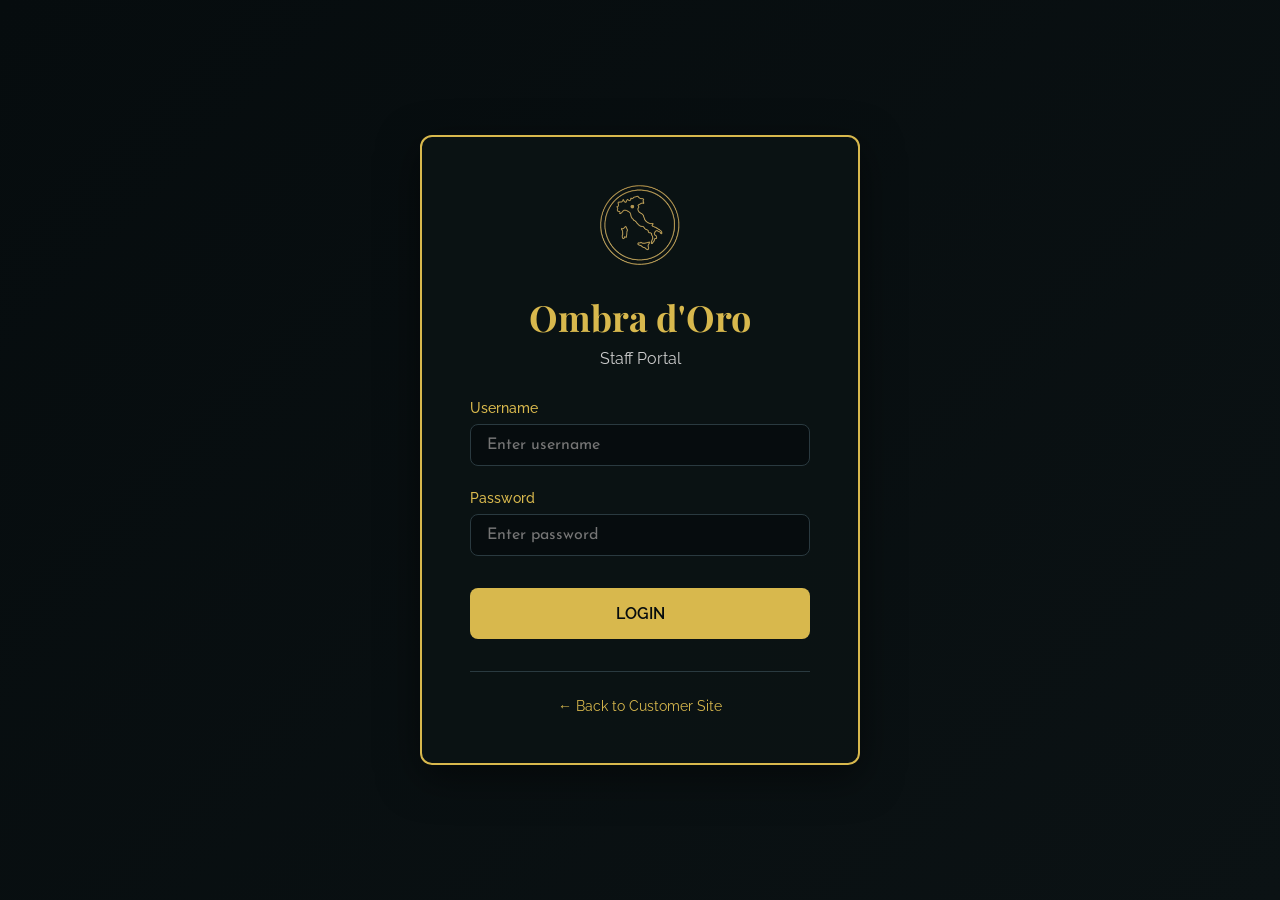
<file: Implementation/staff.html>
<!DOCTYPE html>
<html lang="en">
<head>
    <meta charset="UTF-8">
    <meta name="viewport" content="width=device-width, initial-scale=1.0">
    <title>Staff Dashboard - Ombra d'Oro</title>
    <link rel="preconnect" href="https://fonts.googleapis.com">
    <link rel="preconnect" href="https://fonts.gstatic.com" crossorigin>
    <link href="https://fonts.googleapis.com/css2?family=Playfair+Display:ital,wght@0,400..900;1,400..900&display=swap" rel="stylesheet">
    <link href="https://fonts.googleapis.com/css2?family=Raleway:ital,wght@0,100..900;1,100..900&display=swap" rel="stylesheet">
    <link href="https://fonts.googleapis.com/css2?family=Playball&display=swap" rel="stylesheet">
    <link href="https://fonts.googleapis.com/css2?family=Josefin+Sans:ital,wght@0,100..700;1,100..700&display=swap" rel="stylesheet">
    <link rel="stylesheet" href="./style/staff.css">
    <link rel="icon" type="image/x-icon" href="./media/logo.png">
</head>
<body>
    <!-- Login Screen -->
    <div class="staff-login-container" id="loginScreen">
        <div class="staff-login-box">
            <div class="staff-logo">
                <img src="./media/logo.png" alt="Ombra d'Oro" style="height: 80px; margin-bottom: 24px;">
                <h1 style="font-family: 'Playfair Display', serif; color: #d8b84d; margin: 0; font-size: 36px;">Ombra d'Oro</h1>
                <p style="color: #ccc; margin-top: 8px; font-family: 'Raleway', sans-serif; font-size: 16px;">Staff Portal</p>
            </div>
            
            <form id="staffLoginForm">
                <div class="form-group">
                    <label for="staffUsername">Username</label>
                    <input type="text" id="staffUsername" placeholder="Enter username" required style="font-family: 'Josefin Sans', sans-serif;">
                </div>
                
                <div class="form-group">
                    <label for="staffPassword">Password</label>
                    <input type="password" id="staffPassword" placeholder="Enter password" required style="font-family: 'Josefin Sans', sans-serif;">
                </div>
                
                <button type="submit" class="login-btn">LOGIN</button>
                
                <div id="loginError" style="color: #dc3545; text-align: center; margin-top: 16px; font-size: 14px;"></div>
            </form>
            
            <div class="back-link">
                <a href="./index.html" style="color: #d8b84d; text-decoration: none; font-family: 'Raleway', sans-serif; font-size: 14px;">← Back to Customer Site</a>
            </div>
        </div>
    </div>

    <!-- Dashboard (Hidden until login) -->
    <div class="staff-dashboard" id="dashboard" style="display: none;">
        <!-- Header -->
        <header class="staff-header">
            <div class="header-left">
                <img src="./media/logo.png" alt="Logo" style="height: 48px;">
                <div>
                    <h1 style="font-family: 'Playfair Display', serif; color: #d8b84d; margin: 0; font-size: 24px;">Staff Dashboard</h1>
                    <p id="staffInfo" style="color: #ccc; margin: 0; font-family: 'Raleway', sans-serif; font-size: 14px;"></p>
                </div>
            </div>
            
            <div class="header-right">
                <div class="time-display" id="currentTime" style="color: #ccc; font-family: 'Raleway', sans-serif; font-size: 14px;"></div>
                <button id="logoutBtn" class="logout-btn">LOGOUT</button>
            </div>
        </header>

        <!-- Main Content -->
        <main class="dashboard-main">
            <!-- Sidebar -->
            <aside class="sidebar">
                <nav class="sidebar-nav">
                    <button class="nav-btn active" data-section="orders">
                        <span>Orders</span>
                    </button>
                    <button class="nav-btn" data-section="customers">
                        <span>Customers</span>
                    </button>
                    <button class="nav-btn" data-section="stats">
                        <span>Statistics</span>
                    </button>
                </nav>
                
                <div class="quick-stats">
                    <h3 style="color: #d8b84d; font-family: 'Raleway', sans-serif; font-size: 16px; margin-bottom: 16px;">Quick Stats</h3>
                    <div class="stat-item">
                        <span>Pending Orders</span>
                        <span id="pendingCount" style="color: #d8b84d; font-weight: bold;">0</span>
                    </div>
                    <div class="stat-item">
                        <span>Today's Orders</span>
                        <span id="todayCount" style="color: #d8b84d; font-weight: bold;">0</span>
                    </div>
                    <div class="stat-item">
                        <span>Total Revenue</span>
                        <span id="revenueCount" style="color: #d8b84d; font-weight: bold;">0€</span>
                    </div>
                </div>
            </aside>

            <!-- Content Area -->
            <div class="content-area">
                <!-- Orders Section -->
                <section id="ordersSection" class="content-section active">
                    <div class="section-header">
                        <h2 style="font-family: 'Playfair Display', serif; color: #d8b84d; margin: 0; font-size: 30px;">Order Management</h2>
                        <div class="section-actions">
                            <button id="refreshOrders" class="action-btn">🔄 Refresh</button>
                            <select id="statusFilter" class="filter-select">
                                <option value="all">All Status</option>
                                <option value="pending">Pending</option>
                                <option value="preparing">Preparing</option>
                                <option value="ready">Ready</option>
                                <option value="delivered">Delivered</option>
                                <option value="cancelled">Cancelled</option>
                            </select>
                        </div>
                    </div>
                    
                    <div class="orders-table-container">
                        <div id="ordersTable"></div>
                    </div>
                </section>

                <!-- Menu Section -->
                <section id="menuSection" class="content-section">
                    <div class="section-header">
                        <h2 style="font-family: 'Playfair Display', serif; color: #d8b84d; margin: 0; font-size: 30px;">Menu Management</h2>
                        <button id="addMenuItem" class="action-btn">＋ Add Item</button>
                    </div>
                    
                    <div id="menuItemsContainer"></div>
                </section>

                <!-- Customers Section -->
                <section id="customersSection" class="content-section">
                    <div class="section-header">
                        <h2 style="font-family: 'Playfair Display', serif; color: #d8b84d; margin: 0; font-size: 30px;">Customers</h2>
                    </div>
                    
                    <div id="customersContainer"></div>
                </section>

                <!-- Statistics Section -->
                <section id="statsSection" class="content-section">
                    <div class="section-header">
                        <h2 style="font-family: 'Playfair Display', serif; color: #d8b84d; margin: 0; font-size: 30px;">Statistics</h2>
                    </div>
                    
                    <div id="statsContainer"></div>
                </section>
            </div>
        </main>
    </div>

    <!-- Notification -->
    <div id="staffNotification" class="notification"></div>

    <script src="./js/staff.js"></script>
</body>
</html>
</file>
<file: Implementation/style/auth.css>
@font-face {
  font-family: Transcity;
  src: url(./media/Transcity\ DEMO.otf);
}

* {
  padding: 0;
  margin: 0;
  box-sizing: border-box;
}

html {
  scroll-behavior: smooth;
}

body {
  font-family: "Josefin Sans";
  transition: all 0.25s ease-in-out;
  background-color: #060c0e;
  color: #fff;
}

::selection {
  background-color: #d8b84d;
  color: #fff;
}

::-webkit-scrollbar {
  width: 18px;
}

::-webkit-scrollbar-track {
  background: #011922;
}

::-webkit-scrollbar-thumb {
  border-radius: 0;
  background: #d8b84d;
}

/* Header */
header {
  position: fixed;
  top: 0;
  left: 0;
  width: 100%;
  z-index: 1000;
  display: flex;
  justify-content: space-between;
  align-items: center;
  height: 100px;
  background-color: #060c0e;
  padding: 0 5%;
  color: #fff;
  font-family: "Raleway", sans-serif;
  border-bottom: 1px solid #d8b84d;
  box-shadow: 0 4px 20px rgba(0, 0, 0, 0.5);
}

.logo,
header a {
  height: 75px;
  cursor: pointer;
}

.nav-links {
  list-style: none;
  display: flex;
}

.nav-links a {
  font-size: 24px;
  font-weight: 300;
  color: #fff;
  text-decoration: none;
  padding: 15px 25px;
  transition: all 0.25s ease-in-out;
}

.nav-links li:first-child a {
  padding-left: 0;
}

.nav-links li:last-child a {
  padding-right: 0;
}

.nav-links a:hover {
  color: #d8b84d;
  transition: all 0.25s ease-in-out;
}

.nav-links a.active {
  color: #d8b84d;
  font-weight: 500;
}

/* Auth Container */
.auth-container {
  max-width: 500px;
  margin: 180px auto 100px;
  padding: 0 20px;
}

.auth-form-container {
  background-color: #0b1214;
  border: 1px solid #2a3a40;
  border-radius: 8px;
  padding: 50px 40px;
  display: none;
}

.auth-form-container.active {
  display: block;
  animation: fadeIn 0.5s ease;
}

@keyframes fadeIn {
  from {
    opacity: 0;
    transform: translateY(20px);
  }
  to {
    opacity: 1;
    transform: translateY(0);
  }
}

.auth-header {
  text-align: center;
  margin-bottom: 40px;
}

.auth-title {
  font-family: "Raleway", sans-serif;
  font-size: 36px;
  color: #d8b84d;
  font-weight: 600;
  margin-bottom: 10px;
  letter-spacing: 1px;
}

.auth-subtitle {
  font-family: "Josefin Sans", sans-serif;
  font-size: 18px;
  color: #ccc;
  font-weight: 300;
}

/* Forms */
.auth-form {
  margin-bottom: 30px;
}

.form-row {
  display: flex;
  gap: 20px;
  margin-bottom: 20px;
}

.form-row .form-group {
  flex: 1;
}

.form-group {
  margin-bottom: 25px;
}

.form-group label {
  display: block;
  font-family: "Raleway", sans-serif;
  font-size: 16px;
  color: #d8b84d;
  margin-bottom: 8px;
  font-weight: 500;
}

.form-group input,
.form-group textarea {
  width: 100%;
  padding: 15px;
  background-color: #060c0e;
  border: 2px solid #2a3a40;
  border-radius: 4px;
  font-family: "Josefin Sans", sans-serif;
  font-size: 16px;
  color: #fff;
  transition: all 0.25s ease-in-out;
}

.form-group input:focus,
.form-group textarea:focus {
  outline: none;
  border-color: #d8b84d;
}

.form-group textarea {
  resize: vertical;
  min-height: 80px;
}

.password-input {
  position: relative;
}

.password-input input {
  padding-right: 50px;
}

.toggle-password {
  position: absolute;
  right: 15px;
  top: 50%;
  transform: translateY(-50%);
  background: none;
  border: none;
  color: #d8b84d;
  cursor: pointer;
  font-size: 18px;
  padding: 5px;
}

.password-hint {
  font-family: "Josefin Sans", sans-serif;
  font-size: 14px;
  color: #999;
  margin-top: 5px;
}

/* Checkboxes */
.remember-me,
.terms-checkbox {
  display: flex;
  align-items: center;
  gap: 10px;
  cursor: pointer;
  font-family: "Josefin Sans", sans-serif;
  font-size: 16px;
  color: #fff;
}

.remember-me input,
.terms-checkbox input {
  width: auto;
  margin: 0;
}

.terms-checkbox a {
  color: #d8b84d;
  text-decoration: none;
}

.terms-checkbox a:hover {
  text-decoration: underline;
}

.form-options {
  display: flex;
  justify-content: space-between;
  align-items: center;
  margin-bottom: 25px;
}

.forgot-password {
  color: #d8b84d;
  text-decoration: none;
  font-family: "Josefin Sans", sans-serif;
  font-size: 16px;
}

.forgot-password:hover {
  text-decoration: underline;
}

/* Buttons */
.auth-btn {
  width: 100%;
  padding: 18px;
  background-color: #d8b84d;
  border: none;
  border-radius: 4px;
  font-family: "Raleway", sans-serif;
  font-size: 18px;
  color: #060c0e;
  font-weight: 600;
  cursor: pointer;
  transition: all 0.25s ease-in-out;
  margin-bottom: 25px;
}

.auth-btn:hover {
  background-color: #fbde7c;
  transform: translateY(-2px);
}

.auth-switch {
  text-align: center;
  font-family: "Josefin Sans", sans-serif;
  font-size: 16px;
  color: #ccc;
}

.auth-switch a {
  color: #d8b84d;
  text-decoration: none;
  font-weight: 600;
}

.auth-switch a:hover {
  text-decoration: underline;
}

/* Profile Container */
.profile-container {
  background-color: #0b1214;
  border: 1px solid #2a3a40;
  border-radius: 8px;
  padding: 50px 40px;
  display: none;
}

.profile-container.active {
  display: block;
  animation: fadeIn 0.5s ease;
}

.profile-header {
  display: flex;
  align-items: center;
  justify-content: space-between;
  margin-bottom: 40px;
  padding-bottom: 30px;
  border-bottom: 1px solid #2a3a40;
}

.profile-avatar {
  width: 80px;
  height: 80px;
  border-radius: 50%;
  background-color: #d8b84d;
  display: flex;
  align-items: center;
  justify-content: center;
  font-family: "Raleway", sans-serif;
  font-size: 32px;
  color: #060c0e;
  font-weight: 600;
}

.profile-info {
  flex: 1;
  margin-left: 25px;
}

.profile-name {
  font-family: "Raleway", sans-serif;
  font-size: 28px;
  color: #d8b84d;
  font-weight: 600;
  margin-bottom: 5px;
}

.profile-email {
  font-family: "Josefin Sans", sans-serif;
  font-size: 16px;
  color: #ccc;
}

.logout-btn {
  padding: 12px 24px;
  background-color: transparent;
  border: 2px solid #e74c3c;
  border-radius: 4px;
  font-family: "Raleway", sans-serif;
  font-size: 16px;
  color: #e74c3c;
  font-weight: 500;
  cursor: pointer;
  transition: all 0.25s ease-in-out;
}

.logout-btn:hover {
  background-color: #e74c3c;
  color: #fff;
}

/* Profile Details */
.detail-section {
  margin-bottom: 40px;
}

.section-title {
  font-family: "Raleway", sans-serif;
  font-size: 22px;
  color: #d8b84d;
  font-weight: 600;
  margin-bottom: 20px;
  letter-spacing: 1px;
}

.detail-grid {
  display: grid;
  grid-template-columns: repeat(auto-fill, minmax(250px, 1fr));
  gap: 20px;
}

.detail-item {
  background-color: #060c0e;
  padding: 20px;
  border-radius: 4px;
  border: 1px solid #2a3a40;
}

.detail-label {
  display: block;
  font-family: "Josefin Sans", sans-serif;
  font-size: 14px;
  color: #999;
  margin-bottom: 8px;
  text-transform: uppercase;
  letter-spacing: 1px;
}

.detail-value {
  display: block;
  font-family: "Raleway", sans-serif;
  font-size: 18px;
  color: #fff;
  font-weight: 500;
}

.address-card {
  background-color: #060c0e;
  padding: 25px;
  border-radius: 4px;
  border: 1px solid #2a3a40;
  display: flex;
  justify-content: space-between;
  align-items: center;
}

.address-text {
  font-family: "Josefin Sans", sans-serif;
  font-size: 16px;
  color: #fff;
  line-height: 1.6;
}

.edit-btn {
  padding: 10px 20px;
  background-color: transparent;
  border: 2px solid #d8b84d;
  border-radius: 4px;
  font-family: "Raleway", sans-serif;
  font-size: 14px;
  color: #d8b84d;
  font-weight: 500;
  cursor: pointer;
  transition: all 0.25s ease-in-out;
}

.edit-btn:hover {
  background-color: #d8b84d;
  color: #060c0e;
}

/* Order History */
.order-history {
  background-color: #060c0e;
  padding: 25px;
  border-radius: 4px;
  border: 1px solid #2a3a40;
  min-height: 150px;
}

.no-orders {
  text-align: center;
  font-family: "Josefin Sans", sans-serif;
  font-size: 16px;
  color: #999;
}

.no-orders a {
  color: #d8b84d;
  text-decoration: none;
}

.no-orders a:hover {
  text-decoration: underline;
}

/* Profile Actions */
.profile-actions {
  display: flex;
  justify-content: center;
  gap: 20px;
  margin-top: 40px;
  padding-top: 30px;
  border-top: 1px solid #2a3a40;
}

.edit-profile-btn {
  padding: 15px 30px;
  background-color: #d8b84d;
  border: none;
  border-radius: 4px;
  font-family: "Raleway", sans-serif;
  font-size: 16px;
  color: #060c0e;
  font-weight: 600;
  cursor: pointer;
  transition: all 0.25s ease-in-out;
}

.edit-profile-btn:hover {
  background-color: #fbde7c;
}

.delete-account-btn {
  padding: 15px 30px;
  background-color: transparent;
  border: 2px solid #e74c3c;
  border-radius: 4px;
  font-family: "Raleway", sans-serif;
  font-size: 16px;
  color: #e74c3c;
  font-weight: 600;
  cursor: pointer;
  transition: all 0.25s ease-in-out;
}

.delete-account-btn:hover {
  background-color: #e74c3c;
  color: #fff;
}

/* Modal */
.modal-overlay {
  position: fixed;
  top: 0;
  left: 0;
  width: 100%;
  height: 100%;
  background-color: rgba(0, 0, 0, 0.8);
  display: flex;
  align-items: center;
  justify-content: center;
  z-index: 2000;
  opacity: 0;
  visibility: hidden;
  transition: all 0.3s ease;
}

.modal-overlay.active {
  opacity: 1;
  visibility: visible;
}

.modal {
  background-color: #0b1214;
  border: 2px solid #d8b84d;
  border-radius: 8px;
  width: 90%;
  max-width: 500px;
  padding: 40px;
  position: relative;
}

.modal-header {
  display: flex;
  justify-content: space-between;
  align-items: center;
  margin-bottom: 30px;
}

.modal-header h2 {
  font-family: "Raleway", sans-serif;
  font-size: 28px;
  color: #d8b84d;
  font-weight: 600;
}

.close-modal {
  background: none;
  border: none;
  color: #d8b84d;
  font-size: 32px;
  cursor: pointer;
  width: 40px;
  height: 40px;
  display: flex;
  align-items: center;
  justify-content: center;
  transition: all 0.25s ease-in-out;
}

.close-modal:hover {
  color: #fff;
  transform: scale(1.1);
}

.modal-actions {
  display: flex;
  justify-content: flex-end;
  gap: 15px;
  margin-top: 30px;
}

.cancel-btn {
  padding: 12px 24px;
  background-color: transparent;
  border: 2px solid #999;
  border-radius: 4px;
  font-family: "Raleway", sans-serif;
  font-size: 16px;
  color: #999;
  font-weight: 500;
  cursor: pointer;
  transition: all 0.25s ease-in-out;
}

.cancel-btn:hover {
  border-color: #fff;
  color: #fff;
}

.save-btn {
  padding: 12px 24px;
  background-color: #d8b84d;
  border: none;
  border-radius: 4px;
  font-family: "Raleway", sans-serif;
  font-size: 16px;
  color: #060c0e;
  font-weight: 600;
  cursor: pointer;
  transition: all 0.25s ease-in-out;
}

.save-btn:hover {
  background-color: #fbde7c;
}

/* Notification */
.notification {
  position: fixed;
  top: 120px;
  right: 30px;
  background-color: #d8b84d;
  color: #060c0e;
  padding: 15px 25px;
  border-radius: 4px;
  font-family: "Raleway", sans-serif;
  font-size: 16px;
  font-weight: 500;
  z-index: 1002;
  opacity: 0;
  transform: translateX(100px);
  transition: all 0.3s ease-in-out;
  box-shadow: 0 5px 15px rgba(0, 0, 0, 0.3);
}

.notification.show {
  opacity: 1;
  transform: translateX(0);
}

.notification.success {
  background-color: #27ae60;
  color: #fff;
}

.notification.error {
  background-color: #e74c3c;
  color: #fff;
}

.notification.info {
  background-color: #3498db;
  color: #fff;
}

/* Footer */
footer {
  display: flex;
  flex-direction: column;
  align-items: center;
  padding-top: 80px;
  padding-bottom: 48px;
  background-color: #060c0e;
  color: #d8b84d;
  margin-top: 100px;
}

.footer-logo {
  height: 120px;
  width: 120px;
  margin-bottom: 48px;
}

.footer-text {
  display: flex;
  flex-direction: column;
  align-items: center;
  text-align: center;
  gap: 16px;
  margin-bottom: 48px;
  font-family: "Josefin Sans", sans-serif;
  font-size: 20px;
  color: #fff;
  font-weight: 350;
}

.email-anchor:link,
.email-anchor:visited {
  color: #fff;
  text-decoration: none;
}

.email-anchor:hover,
.email-anchor:active {
  text-decoration: underline;
}

.footer-icons-box {
  display: flex;
  gap: 16px;
  margin-bottom: 80px;
}

.facebook-icon,
.x-icon,
.instagram-icon {
  fill: #d8b84d;
  height: 40px;
  width: 40px;
  transition: all 0.25s ease-in-out;
}

.facebook-icon:hover,
.x-icon:hover,
.instagram-icon:hover {
  fill: #fbde7c;
  transition: all 0.25s ease-in-out;
}

.footer-made-by p {
  display: flex;
  align-items: center;
  gap: 6px;
  color: #fff;
  font-family: "Josefin Sans", sans-serif;
  font-size: 16px;
}

.footer-heart {
  fill: #d8b84d;
  height: 28px;
  width: 28px;
  cursor: pointer;
  transition: all 0.25s ease-in-out;
}

.footer-heart:hover {
  transform: translateY(-6px) scale(1.2);
  fill: #e64980;
  transition: all 0.25s ease-in-out;
}

.footer-name:link,
.footer-name:visited {
  background-color: #d8b84d;
  border-radius: 4px;
  padding: 5px;
  color: #0b1214;
  font-weight: 700;
  transition: all 0.25s ease-in-out;
}

.footer-name:hover,
.footer-name:active {
  background-color: #fbde7c;
  transition: all 0.25s ease-in-out;
}

/* Responsive */
@media (max-width: 768px) {
  .auth-container {
    margin: 150px auto 80px;
    padding: 0 15px;
  }
  
  .auth-form-container,
  .profile-container {
    padding: 40px 25px;
  }
  
  .form-row {
    flex-direction: column;
    gap: 0;
  }
  
  .profile-header {
    flex-direction: column;
    text-align: center;
    gap: 20px;
  }
  
  .profile-info {
    margin-left: 0;
  }
  
  .nav-links {
    display: none;
  }
  
  .modal {
    padding: 30px 20px;
    margin: 20px;
  }
  
  .profile-actions {
    flex-direction: column;
  }
}

.order-item {
  margin-bottom: 15px;
  padding: 15px;
  background: #0b1214;
  border-radius: 4px;
  border: 1px solid #2a3a40;
}

.order-header {
  display: flex;
  justify-content: space-between;
  margin-bottom: 10px;
  color: #d8b84d;
}

.order-items {
  margin-bottom: 10px;
  color: #fff;
}

.order-footer {
  display: flex;
  justify-content: space-between;
}

.order-footer strong {
  color: #d8b84d;
}

.status {
  color: #27ae60;
}

/* في style/auth.css أضف: */
.orders-list {
    display: flex;
    flex-direction: column;
    gap: 15px;
}

.order-card {
    background: #0b1214;
    border: 1px solid #2a3a40;
    border-radius: 8px;
    padding: 20px;
    transition: all 0.3s;
}

.order-card:hover {
    border-color: #d8b84d;
    transform: translateY(-2px);
    box-shadow: 0 5px 15px rgba(216, 184, 77, 0.1);
}

.order-header {
    display: flex;
    justify-content: space-between;
    align-items: center;
    margin-bottom: 10px;
    padding-bottom: 10px;
    border-bottom: 1px solid #2a3a40;
}

.order-header strong {
    color: #d8b84d;
    font-family: 'Raleway', sans-serif;
    font-size: 16px;
}

.status {
    padding: 4px 10px;
    border-radius: 20px;
    font-size: 12px;
    font-weight: bold;
    text-transform: uppercase;
}

.status.pending {
    background: #fff3cd;
    color: #856404;
}

.status.preparing {
    background: #cce5ff;
    color: #004085;
}

.status.ready {
    background: #d4edda;
    color: #155724;
}

.status.delivered {
    background: #d1ecf1;
    color: #0c5460;
}

.order-details {
    font-family: 'Josefin Sans', sans-serif;
    color: #ccc;
    font-size: 14px;
}

.order-details p {
    margin: 5px 0;
}

.no-orders {
    text-align: center;
    color: #ccc;
    padding: 30px;
}

.no-orders a {
    color: #d8b84d;
    text-decoration: none;
}

.no-orders a:hover {
    text-decoration: underline;
}

/* في style/auth.css أضف: */
.status-timeline {
    display: flex;
    justify-content: space-between;
    margin: 20px 0;
    position: relative;
}

.status-timeline::before {
    content: '';
    position: absolute;
    top: 20px;
    left: 20px;
    right: 20px;
    height: 3px;
    background: #2a3a40;
    z-index: 1;
}

.timeline-step {
    display: flex;
    flex-direction: column;
    align-items: center;
    position: relative;
    z-index: 2;
}

.step-circle {
    width: 40px;
    height: 40px;
    border-radius: 50%;
    background: #2a3a40;
    color: #ccc;
    display: flex;
    align-items: center;
    justify-content: center;
    font-weight: bold;
    margin-bottom: 8px;
    border: 2px solid #2a3a40;
    transition: all 0.3s;
}

.timeline-step.active .step-circle {
    background: #d8b84d;
    color: #060c0e;
    border-color: #fbde7c;
}

.step-label {
    font-size: 12px;
    color: #ccc;
    text-align: center;
}

.timeline-step.active .step-label {
    color: #d8b84d;
    font-weight: bold;
}

.status-history {
    background: #060c0e;
    border-radius: 5px;
    padding: 15px;
    margin: 15px 0;
}

.status-record {
    display: flex;
    justify-content: space-between;
    padding: 8px 0;
    border-bottom: 1px solid #2a3a40;
}

.status-record:last-child {
    border-bottom: none;
}

.status-change {
    color: #d8b84d;
    font-weight: bold;
}

.status-time {
    color: #ccc;
    font-size: 12px;
}

.order-items-preview {
    background: #060c0e;
    border-radius: 5px;
    padding: 15px;
    margin: 15px 0;
}

.item-row {
    display: flex;
    justify-content: space-between;
    padding: 5px 0;
    border-bottom: 1px solid #2a3a40;
}

.item-row:last-child {
    border-bottom: none;
}

.more-items {
    text-align: center;
    color: #d8b84d;
    font-style: italic;
    margin-top: 10px;
    padding: 5px;
    background: #011922;
    border-radius: 3px;
}

.order-actions {
    display: flex;
    gap: 10px;
    margin-top: 20px;
}

.view-details-btn, .cancel-order-btn {
    flex: 1;
    padding: 10px;
    border: none;
    border-radius: 5px;
    cursor: pointer;
    font-family: 'Raleway', sans-serif;
    font-weight: bold;
    transition: all 0.3s;
}

.view-details-btn {
    background: #d8b84d;
    color: #060c0e;
}

.view-details-btn:hover {
    background: #fbde7c;
}

.cancel-order-btn {
    background: #dc3545;
    color: white;
}

.cancel-order-btn:hover {
    background: #e74c3c;
}

/* Status badges */
.status.pending {
    background: #fff3cd;
    color: #856404;
    padding: 5px 10px;
    border-radius: 20px;
    font-size: 12px;
    font-weight: bold;
}

.status.preparing {
    background: #cce5ff;
    color: #004085;
    padding: 5px 10px;
    border-radius: 20px;
    font-size: 12px;
    font-weight: bold;
}

.status.ready {
    background: #d4edda;
    color: #155724;
    padding: 5px 10px;
    border-radius: 20px;
    font-size: 12px;
    font-weight: bold;
}

.status.delivered {
    background: #d1ecf1;
    color: #0c5460;
    padding: 5px 10px;
    border-radius: 20px;
    font-size: 12px;
    font-weight: bold;
}

.status.cancelled {
    background: #f8d7da;
    color: #721c24;
    padding: 5px 10px;
    border-radius: 20px;
    font-size: 12px;
    font-weight: bold;
}
</file>
<file: Implementation/style/menu.css>
@font-face {
  font-family: Transcity;
  src: url(./media/Transcity\ DEMO.otf);
}

* {
  padding: 0;
  margin: 0;
  box-sizing: border-box;
}

html {
  scroll-behavior: smooth;
}

body {
  font-family: "Playfair Display", "Times New Roman", Times, serif;
  background-color: #060c0e;
  transition: all 0.25s ease-in-out;
}

::selection {
  background-color: #d8b84d;
  color: #fff;
}

::-webkit-scrollbar {
  width: 18px;
}

::-webkit-scrollbar-track {
  background: #011922;
}

::-webkit-scrollbar-thumb {
  border-radius: 0;
  background: #d8b84d;
}

.starters-section,
.main-courses-section,
.side-dishes-section,
.desserts-section {
  background-color: #0b1214;
  color: #d8b84d;
  padding-top: 128px;
  padding-bottom: 96px;

  display: flex;
  justify-content: center;
  gap: 48px;
}
.starters-section {
  padding-top: 228px;
}
.section-title {
  font-size: 36px;
  letter-spacing: 1.3px;
  font-weight: 700;
  margin-bottom: 48px;
}

.menu-img {
  height: 750px;
}

header {
  position: fixed;
  top: 0;
  left: 0;
  width: 100%;
  z-index: 1000;
  display: flex;
  justify-content: space-between;
  align-items: center;

  height: 100px;
  background-color: #060c0e;

  padding: 0 5%;

  color: #fff;
  font-family: "Raleway", sans-serif;

  border-bottom: 1px solid #d8b84d;
}

.logo,
header a {
  height: 75px;
  cursor: pointer;
}

.nav-links {
  list-style: none;
  display: flex;
}

.nav-links a {
  font-size: 24px;
  font-weight: 300;
  color: #fff;
  text-decoration: none;
  padding: 15px 25px;

  transition: all 0.25s ease-in-out;
}

.nav-links li:first-child a {
  padding-left: 0;
}

.nav-links li:last-child a {
  padding-right: 0;
}

.nav-links a:hover {
  color: #d8b84d;

  transition: all 0.25s ease-in-out;
}

.order-btn {
  cursor: pointer;
  width: 145px;
  height: 60px;
  background-color: transparent;
  border: 2px solid #d8b84d;

  font-family: "Raleway", sans-serif;
  font-weight: 500;
  letter-spacing: 2.5px;
  font-size: 22px;
  color: #fff;

  transition: all 0.25s ease-in-out;
}

.order-btn:hover {
  color: #060c0e;
  background-color: #d8b84d;

  transition: all 0.25s ease-in-out;
}

.menu-text {
  display: flex;
  flex-direction: column;
}

.menu-box {
  display: grid;
  grid-template-columns: 1fr;
  row-gap: 48px;
}

.menu-dish-name {
  width: max-content;
  text-transform: uppercase;

  font-family: "Raleway", sans-serif;
  font-size: 24px;
  font-weight: 600;
  letter-spacing: 2px;
}

.menu-item {
  width: 800px;
  display: grid;
  grid-template-columns: min-content auto min-content;
  align-items: center;
  row-gap: 15px;
  column-gap: 12px;

  color: #d8b84d;
}

.hr-line {
  height: 8px;
  border-top: 1px solid #d8b84d;
  border-bottom: 1px solid #d8b84d;
  border-right: none;
  border-left: none;
}

.menu-prices {
  font-family: "Josefin Sans", sans-serif;
  font-size: 24px;
  font-weight: 500;
}

.menu-ingredients {
  grid-column: span 3;
  font-family: "Josefin Sans", sans-serif;
  font-weight: 350;
  font-size: 18px;
  color: #fff;
}

.main-courses-section,
.desserts-section {
  background-color: #060c0e;
}

.book-section {
  background-color: #0b1214;
  color: #d8b84d;
  padding-top: 128px;
  padding-bottom: 96px;

  display: flex;
  flex-direction: column;
  align-items: center;
}

.up-title {
  font-family: "Playball", sans-serif;
  font-size: 20px;
}

.book-section h2 {
  margin-bottom: 64px;
}

.book-form {
  display: flex;
  justify-content: center;
  flex-wrap: wrap;
  gap: 48px;
  padding: 0 15%;
}

.input-name,
.input-persons,
.input-date,
.input-time {
  width: 250px;
  height: 60px;
  background-color: #060c0e;
  border: 3px solid #212529;
  padding: 15px;
  font-family: "Josefin Sans", sans-serif;
  font-size: 18px;
  font-weight: 600;
  color: #d8b84d;
  cursor: text;
  transition: all 0.25s ease-in-out;
}

.input-persons,
.input-persons option {
  cursor: pointer;
}

.input-name::placeholder {
  color: #d8b84d;
}

.input-date::-webkit-calendar-picker-indicator {
  background-image: url("./media/calendar-icon.svg");
  width: 25px;
  height: 25px;
  padding: 25px 0px 25px 70px;
  cursor: pointer;
}

.input-date::-webkit-datepicker-theme {
  background-color: #0b1214;
}

.input-time::-webkit-calendar-picker-indicator {
  background-image: url("./media/time-icon.svg");
  width: 25px;
  height: 25px;
  padding: 25px 0px 25px 70px;
  cursor: pointer;
}

.input-btn {
  width: 250px;
  height: 60px;
  background-color: #060c0e;
  border: 3px solid #d8b84d;
  padding: 15px;
  font-family: "Raleway", sans-serif;
  font-size: 20px;
  font-weight: 600;
  color: #d8b84d;
  cursor: pointer;

  transition: all 0.25s ease-in-out;
}

.input-name:focus,
.input-persons:focus,
.input-date:focus,
.input-time:focus {
  border: 3px solid #d8b84d;
  outline: none;

  transition: all 0.25s ease-in-out;
}

.input-btn:hover {
  background-color: #d8b84d;
  color: #060c0e;

  transition: all 0.25s ease-in-out;
}

footer {
  display: flex;
  flex-direction: column;
  align-items: center;

  padding-top: 128px;
  padding-bottom: 96px;

  background-color: #060c0e;
  color: #d8b84d;
}

.footer-logo {
  height: 120px;
  width: 120px;
  margin-bottom: 48px;
}

.footer-text {
  display: flex;
  flex-direction: column;
  align-items: center;
  text-align: center;

  gap: 16px;
  margin-bottom: 48px;

  font-family: "Josefin Sans", sans-serif;
  font-size: 20px;
  color: #fff;
  font-weight: 350;
}

.email-anchor:link,
.email-anchor:visited {
  color: #fff;
  text-decoration: none;
}

.email-anchor:hover,
.email-anchor:active {
  text-decoration: underline;
}

.footer-icons-box {
  display: flex;
  gap: 16px;
  margin-bottom: 80px;
}

.facebook-icon,
.x-icon,
.instagram-icon {
  fill: #d8b84d;
  height: 40px;
  width: 40px;
  transition: all 0.25s ease-in-out;
}

.facebook-icon:hover,
.x-icon:hover,
.instagram-icon:hover {
  fill: #fbde7c;
  transition: all 0.25s ease-in-out;
}

.footer-made-by p {
  display: flex;
  align-items: center;
  gap: 6px;
  color: #fff;
  font-family: "Josefin Sans", sans-serif;
  font-size: 16px;
}

.footer-heart {
  fill: #d8b84d;
  height: 28px;
  width: 28px;
  cursor: pointer;

  transition: all 0.25s ease-in-out;
}

.footer-heart:hover {
  transform: translateY(-6px) scale(1.2);
  fill: #e64980;
  transition: all 0.25s ease-in-out;
}

.footer-name:link,
.footer-name:visited {
  background-color: #d8b84d;
  border-radius: 4px;
  padding: 5px;

  color: #0b1214;
  font-weight: 700;

  transition: all 0.25s ease-in-out;
}

.footer-name:hover,
.footer-name:active {
  background-color: #fbde7c;

  transition: all 0.25s ease-in-out;
}

footer {
  padding-bottom: 48px;
}

.go-up {
  display: flex;
  justify-content: center;
  align-items: center;

  background-color: #011922;
  height: 50px;
  width: 50px;
  border-radius: 50%;

  box-shadow: 0 5px 15px rgba(0, 0, 0, 0.336);

  bottom: 70px;
  right: 70px;

  animation-name: appear;
  animation-timeline: scroll(y);
}

.go-up-arrow {
  height: 20px;
  width: 20px;

  stroke: #d8b84d;
  stroke-width: 1.5px;
}

@keyframes appear {
  0% {
    opacity: 0%;
    display: none;
    position: fixed;
  }

  17% {
    opacity: 0%;
    display: none;
  }

  25% {
    opacity: 100%;
    display: flex;
  }

  100% {
    opacity: 100%;
    display: flex;
    position: fixed;
  }
}
</file>
<file: Implementation/style/order.css>
@font-face {
  font-family: Transcity;
  src: url(./media/Transcity\ DEMO.otf);
}

* {
  padding: 0;
  margin: 0;
  box-sizing: border-box;
}

html {
  scroll-behavior: smooth;
}

body {
  font-family: "Playfair Display", "Times New Roman", Times, serif;
  transition: all 0.25s ease-in-out;
  background-color: #0b1214;
}

::selection {
  background-color: #d8b84d;
  color: #fff;
}

::-webkit-scrollbar {
  width: 18px;
}

::-webkit-scrollbar-track {
  background: #011922;
}

::-webkit-scrollbar-thumb {
  border-radius: 0;
  background: #d8b84d;
}

header {
  position: fixed;
  top: 0;
  left: 0;
  width: 100%;
  z-index: 1000;
  display: flex;
  justify-content: space-between;
  align-items: center;
  height: 100px;
  background-color: #060c0e;
  padding: 0 5%;
  color: #fff;
  font-family: "Raleway", sans-serif;
  border-bottom: 1px solid #d8b84d;
}

.logo,
header a {
  height: 75px;
  cursor: pointer;
}

.nav-links {
  list-style: none;
  display: flex;
}

.nav-links a {
  font-size: 24px;
  font-weight: 300;
  color: #fff;
  text-decoration: none;
  padding: 15px 25px;
  transition: all 0.25s ease-in-out;
}

.nav-links li:first-child a {
  padding-left: 0;
}

.nav-links li:last-child a {
  padding-right: 0;
}

.nav-links a:hover {
  color: #d8b84d;
  transition: all 0.25s ease-in-out;
}

.nav-links a.active {
  color: #d8b84d;
  font-weight: 500;
}

.add-to-cart-container {
  display: flex;
  align-items: center;
}

.add-to-cart {
  position: relative;
  cursor: pointer;
  width: 60px;
  height: 60px;
  color:#fff;
  background-color: transparent;
  border: 2px solid #d8b84d;
  border-radius: 50%;
  display: flex;
  align-items: center;
  justify-content: center;
  transition: all 0.25s ease-in-out;
}

.add-to-cart:hover {
  background-color: #d8b84d;
  color: #060c0e;
  transition: all 0.25s ease-in-out;
}

.cart-icon {
  width: 24px;
  height: 24px;
  stroke: #d8b84d;
  stroke-width: 1.5;
}

.add-to-cart:hover .cart-icon {
  stroke: #060c0e;
}

.cart-count {
  position: absolute;
  top: -8px;
  right: -8px;
  background-color: #d8b84d;
  color: #fff;
  font-family: "Raleway", sans-serif;
  font-size: 14px;
  font-weight: 600;
  width: 24px;
  height: 24px;
  border-radius: 50%;
  display: flex;
  align-items: center;
  justify-content: center;
}

.order-section {
  padding-top: 180px;
  padding: 180px 5% 80px;
  min-height: calc(100vh - 100px - 450px);
}
.order-container {
  display: flex;
  gap: 40px;
  max-width: 1600px;
  margin: 0 auto;
}

.menu-items-section {
  flex: 1;
}

.section-title {
  font-size: 42px;
  letter-spacing: 1.3px;
  font-weight: 700;
  color: #d8b84d;
  margin-bottom: 10px;
  text-align: center;
}

.section-subtitle {
  font-family: "Playball", sans-serif;
  font-size: 20px;
  color: #d8b84d;
  text-align: center;
  margin-bottom: 64px;
}

.menu-category {
  margin-bottom: 80px;
}

.category-title {
  display: flex;
  align-items: center;
  gap: 20px;
  margin-bottom: 40px;
  color: #d8b84d;
}

.category-name {
  font-family: "Raleway", sans-serif;
  font-size: 32px;
  font-weight: 600;
  letter-spacing: 2px;
  text-transform: uppercase;
  white-space: nowrap;
}

.category-line {
  flex: 1;
  height: 2px;
  background-color: #d8b84d;
  margin-top: 5px;
}


.menu-items-grid {
  display: grid;
  grid-template-columns: repeat(auto-fill, minmax(350px, 1fr));
  gap: 30px;
}

.menu-item-card {
  background-color: #060c0e;
  border: 1px solid #2a3a40;
  padding: 25px;
  border-radius: 4px;
  transition: all 0.25s ease-in-out;
}

.menu-item-card:hover {
  border-color: #d8b84d;
  transform: translateY(-5px);
  box-shadow: 0 10px 20px rgba(0, 0, 0, 0.3);
}

.dish-name {
  font-family: "Raleway", sans-serif;
  font-size: 22px;
  font-weight: 600;
  letter-spacing: 1px;
  color: #d8b84d;
  margin-bottom: 15px;
  text-transform: uppercase;
}

.dish-ingredients {
  font-family: "Josefin Sans", sans-serif;
  font-size: 16px;
  color: #fff;
  line-height: 1.6;
  margin-bottom: 20px;
  min-height: 50px;
}

.dish-price {
  font-family: "Josefin Sans", sans-serif;
  font-size: 20px;
  font-weight: 500;
  color: #d8b84d;
  margin-bottom: 20px;
}


.quantity-controls {
  display: flex;
  align-items: center;
  gap: 10px;
}

.quantity-btn {
  width: 36px;
  height: 36px;
  background-color: transparent;
  border: 2px solid #d8b84d;
  color: #d8b84d;
  font-family: "Josefin Sans", sans-serif;
  font-size: 18px;
  font-weight: 600;
  cursor: pointer;
  display: flex;
  align-items: center;
  justify-content: center;
  transition: all 0.25s ease-in-out;
}

.quantity-btn:hover:not(:disabled) {
  background-color: #d8b84d;
  color: #060c0e;
}

.quantity-btn:disabled {
  opacity: 0.5;
  cursor: not-allowed;
}

.quantity-display {
  width: 40px;
  text-align: center;
  font-family: "Josefin Sans", sans-serif;
  font-size: 18px;
  color: #fff;
  font-weight: 500;
}

.add-to-add-to-cart {
  flex: 1;
  height: 36px;
  background-color: transparent;
  border: 2px solid #d8b84d;
  color: #d8b84d;
  font-family: "Raleway", sans-serif;
  font-size: 16px;
  font-weight: 500;
  cursor: pointer;
  transition: all 0.25s ease-in-out;
}

.add-to-add-to-cart:hover {
  background-color: #d8b84d;
  color: #060c0e;
}


.cart-sidebar {
  position: fixed;
  top: 0;
  right: -450px;
  width: 450px;
  height: 100vh;
  background-color: #060c0e;
  border-left: 2px solid #d8b84d;
  display: flex;
  flex-direction: column;
  transition: all 0.3s ease-in-out;
  z-index: 1001;
}

.cart-sidebar.active {
  right: 0;
}

.cart-header {
  padding: 30px;
  border-bottom: 1px solid #2a3a40;
  display: flex;
  justify-content: space-between;
  align-items: center;
}

.cart-header h2 {
  font-family: "Raleway", sans-serif;
  font-size: 28px;
  color: #d8b84d;
  font-weight: 600;
}

.close-cart {
  background: none;
  border: none;
  color: #d8b84d;
  font-size: 32px;
  cursor: pointer;
  width: 40px;
  height: 40px;
  display: flex;
  align-items: center;
  justify-content: center;
  transition: all 0.25s ease-in-out;
}

.close-cart:hover {
  color: #fff;
  transform: scale(1.1);
}

.cart-items {
  flex: 1;
  padding: 30px;
  overflow-y: auto;
}

.empty-cart-message {
  text-align: center;
  color: #fff;
  font-family: "Josefin Sans", sans-serif;
  font-size: 18px;
  padding: 40px 0;
}

.cart-item {
  background-color: #0b1214;
  border: 1px solid #2a3a40;
  padding: 20px;
  border-radius: 4px;
  margin-bottom: 15px;
  transition: all 0.25s ease-in-out;
}

.cart-item:hover {
  border-color: #d8b84d;
}

.cart-item-header {
  display: flex;
  justify-content: space-between;
  align-items: flex-start;
  margin-bottom: 10px;
}

.cart-item-name {
  font-family: "Raleway", sans-serif;
  font-size: 18px;
  color: #d8b84d;
  font-weight: 500;
}

.cart-item-price {
  font-family: "Josefin Sans", sans-serif;
  font-size: 18px;
  color: #d8b84d;
  font-weight: 500;
}

.cart-item-ingredients {
  font-family: "Josefin Sans", sans-serif;
  font-size: 14px;
  color: #ccc;
  margin-bottom: 15px;
  line-height: 1.4;
}

.cart-item-controls {
  display: flex;
  justify-content: space-between;
  align-items: center;
}

.cart-item-quantity {
  display: flex;
  align-items: center;
  gap: 10px;
}

.cart-item-quantity button {
  width: 30px;
  height: 30px;
  background-color: transparent;
  border: 1px solid #d8b84d;
  color: #d8b84d;
  font-family: "Josefin Sans", sans-serif;
  font-size: 16px;
  cursor: pointer;
  display: flex;
  align-items: center;
  justify-content: center;
  transition: all 0.25s ease-in-out;
}

.cart-item-quantity button:hover {
  background-color: #d8b84d;
  color: #060c0e;
}

.cart-item-quantity span {
  width: 30px;
  text-align: center;
  font-family: "Josefin Sans", sans-serif;
  font-size: 16px;
  color: #fff;
  font-weight: 500;
}

.remove-item-btn {
  background: none;
  border: none;
  color: #e74c3c;
  font-family: "Josefin Sans", sans-serif;
  font-size: 14px;
  cursor: pointer;
  padding: 5px 10px;
  transition: all 0.25s ease-in-out;
}

.remove-item-btn:hover {
  color: #fff;
  text-decoration: underline;
}

.cart-summary {
  padding: 30px;
  border-top: 1px solid #2a3a40;
  background-color: #0b1214;
}

.cart-total {
  display: flex;
  justify-content: space-between;
  align-items: center;
  margin-bottom: 25px;
}

.cart-total span:first-child {
  font-family: "Raleway", sans-serif;
  font-size: 22px;
  color: #d8b84d;
  font-weight: 600;
}

.total-price {
  font-family: "Josefin Sans", sans-serif;
  font-size: 28px;
  color: #d8b84d;
  font-weight: 700;
}

.cart-actions {
  display: flex;
  gap: 15px;
}

.clear-add-to-cart,
.checkout-btn {
  flex: 1;
  height: 50px;
  font-family: "Raleway", sans-serif;
  font-size: 18px;
  font-weight: 500;
  cursor: pointer;
  transition: all 0.25s ease-in-out;
  border: 2px solid #d8b84d;
}

.clear-add-to-cart {
  background-color: transparent;
  color: #d8b84d;
}

.clear-add-to-cart:hover {
  background-color: #d8b84d;
  color: #060c0e;
}

.checkout-btn {
  background-color: #d8b84d;
  color: #060c0e;
}

.checkout-btn:hover {
  background-color: #fbde7c;
  border-color: #fbde7c;
}


.cart-overlay {
  position: fixed;
  top: 0;
  left: 0;
  width: 100%;
  height: 100%;
  background-color: rgba(0, 0, 0, 0.7);
  z-index: 1000;
  opacity: 0;
  visibility: hidden;
  transition: all 0.3s ease-in-out;
}

.cart-overlay.active {
  opacity: 1;
  visibility: visible;
  display: block; 
  pointer-events: auto;
}


.notification {
  position: fixed;
  top: 120px;
  right: 30px;
  background-color: #d8b84d;
  color: #060c0e;
  padding: 15px 25px;
  border-radius: 4px;
  font-family: "Raleway", sans-serif;
  font-size: 16px;
  font-weight: 500;
  z-index: 1002;
  opacity: 0;
  transform: translateX(100px);
  transition: all 0.3s ease-in-out;
  box-shadow: 0 5px 15px rgba(0, 0, 0, 0.3);
}

.notification.show {
  opacity: 1;
  transform: translateX(0);
}


footer {
  display: flex;
  flex-direction: column;
  align-items: center;
  padding-top: 80px;
  padding-bottom: 48px;
  background-color: #060c0e;
  color: #d8b84d;
}

.footer-logo {
  height: 120px;
  width: 120px;
  margin-bottom: 48px;
}

.footer-text {
  display: flex;
  flex-direction: column;
  align-items: center;
  text-align: center;
  gap: 16px;
  margin-bottom: 48px;
  font-family: "Josefin Sans", sans-serif;
  font-size: 20px;
  color: #fff;
  font-weight: 350;
}

.email-anchor:link,
.email-anchor:visited {
  color: #fff;
  text-decoration: none;
}

.email-anchor:hover,
.email-anchor:active {
  text-decoration: underline;
}

.footer-icons-box {
  display: flex;
  gap: 16px;
  margin-bottom: 80px;
}

.facebook-icon,
.x-icon,
.instagram-icon {
  fill: #d8b84d;
  height: 40px;
  width: 40px;
  transition: all 0.25s ease-in-out;
}

.facebook-icon:hover,
.x-icon:hover,
.instagram-icon:hover {
  fill: #fbde7c;
  transition: all 0.25s ease-in-out;
}

.footer-made-by p {
  display: flex;
  align-items: center;
  gap: 6px;
  color: #fff;
  font-family: "Josefin Sans", sans-serif;
  font-size: 16px;
}

.footer-heart {
  fill: #d8b84d;
  height: 28px;
  width: 28px;
  cursor: pointer;
  transition: all 0.25s ease-in-out;
}

.footer-heart:hover {
  transform: translateY(-6px) scale(1.2);
  fill: #e64980;
  transition: all 0.25s ease-in-out;
}

.footer-name:link,
.footer-name:visited {
  background-color: #d8b84d;
  border-radius: 4px;
  padding: 5px;
  color: #0b1214;
  font-weight: 700;
  transition: all 0.25s ease-in-out;
}

.footer-name:hover,
.footer-name:active {
  background-color: #fbde7c;
  transition: all 0.25s ease-in-out;
}

.go-up {
  display: flex;
  justify-content: center;
  align-items: center;

  background-color: #011922;
  height: 50px;
  width: 50px;
  border-radius: 50%;

  box-shadow: 0 5px 15px rgba(0, 0, 0, 0.336);

  bottom: 70px;
  right: 70px;

  animation-name: appear;
  animation-timeline: scroll(y);
}

.go-up-arrow {
  height: 20px;
  width: 20px;

  stroke: #d8b84d;
  stroke-width: 1.5px;
}

@keyframes appear {
  0% {
    opacity: 0%;
    display: none;
    position: fixed;
  }

  17% {
    opacity: 0%;
    display: none;
  }

  25% {
    opacity: 100%;
    display: flex;
  }

  100% {
    opacity: 100%;
    display: flex;
    position: fixed;
  }
}


@media (max-width: 1200px) {
  .menu-items-grid {
    grid-template-columns: repeat(auto-fill, minmax(300px, 1fr));
  }
}

@media (max-width: 768px) {
  .order-container {
    flex-direction: column;
  }
  
  .cart-sidebar {
    width: 100%;
    right: -100%;
  }
  
  .menu-items-grid {
    grid-template-columns: 1fr;
  }
  
  .nav-links {
    display: none;
  }
}
</file>
<file: Implementation/style/staff.css>
/* staff.css */
@font-face {
    font-family: 'Transcity';
    src: url('./media/Transcity\ DEMO.otf');
}

/* Reset & Base */
* {
    margin: 0;
    padding: 0;
    box-sizing: border-box;
}

body {
    font-family: 'Raleway', sans-serif;
    background-color: #0B1214;
    color: #fff;
    height: 100vh;
    overflow: hidden;
}

/* Login Screen */
.staff-login-container {
    display: flex;
    align-items: center;
    justify-content: center;
    height: 100vh;
    background: linear-gradient(135deg, #060c0e 0%, #0B1214 100%);
}

.staff-login-box {
    background: rgba(11, 18, 20, 0.95);
    border: 2px solid #d8b84d;
    border-radius: 12px;
    padding: 48px;
    width: 100%;
    max-width: 440px;
    box-shadow: 0 12px 40px rgba(0, 0, 0, 0.5);
}

.staff-logo {
    text-align: center;
    margin-bottom: 32px;
}

.form-group {
    margin-bottom: 24px;
}

.form-group label {
    display: block;
    color: #d8b84d;
    font-family: 'Raleway', sans-serif;
    font-size: 14px;
    margin-bottom: 8px;
    font-weight: 500;
}

.form-group input {
    width: 100%;
    padding: 12px 16px;
    background: #060c0e;
    border: 1px solid #2a3a40;
    border-radius: 8px;
    color: #fff;
    font-size: 16px;
    transition: all 0.3s;
}

.form-group input:focus {
    outline: none;
    border-color: #d8b84d;
    box-shadow: 0 0 0 2px rgba(216, 184, 77, 0.2);
}

.login-btn {
    width: 100%;
    padding: 16px;
    background: #d8b84d;
    color: #060c0e;
    border: none;
    border-radius: 8px;
    font-family: 'Raleway', sans-serif;
    font-size: 16px;
    font-weight: 600;
    cursor: pointer;
    transition: all 0.3s;
    margin-top: 8px;
}

.login-btn:hover {
    background: #fbde7c;
    transform: translateY(-2px);
}

.back-link {
    text-align: center;
    margin-top: 32px;
    padding-top: 24px;
    border-top: 1px solid #2a3a40;
}

/* Dashboard */
.staff-dashboard {
    height: 100vh;
    display: flex;
    flex-direction: column;
}

/* Header */
.staff-header {
    display: flex;
    justify-content: space-between;
    align-items: center;
    padding: 0 32px;
    height: 80px;
    background: #060c0e;
    border-bottom: 2px solid #d8b84d;
}

.header-left {
    display: flex;
    align-items: center;
    gap: 16px;
}

.header-right {
    display: flex;
    align-items: center;
    gap: 24px;
}

.logout-btn {
    padding: 8px 24px;
    background: transparent;
    border: 2px solid #dc3545;
    color: #dc3545;
    border-radius: 8px;
    font-family: 'Raleway', sans-serif;
    font-weight: 600;
    cursor: pointer;
    transition: all 0.3s;
}

.logout-btn:hover {
    background: #dc3545;
    color: white;
}

/* Main Layout */
.dashboard-main {
    display: flex;
    flex: 1;
    overflow: hidden;
}

/* Sidebar */
.sidebar {
    width: 240px;
    background: #060c0e;
    border-right: 1px solid #2a3a40;
    padding: 24px;
    display: flex;
    flex-direction: column;
}

.sidebar-nav {
    display: flex;
    flex-direction: column;
    gap: 8px;
    margin-bottom: 32px;
}

.nav-btn {
    padding: 16px;
    background: transparent;
    border: none;
    border-radius: 8px;
    color: #ccc;
    font-family: 'Raleway', sans-serif;
    font-size: 16px;
    text-align: left;
    cursor: pointer;
    transition: all 0.3s;
    display: flex;
    align-items: center;
    gap: 12px;
}

.nav-btn:hover {
    background: rgba(216, 184, 77, 0.1);
    color: #d8b84d;
}

.nav-btn.active {
    background: rgba(216, 184, 77, 0.2);
    color: #d8b84d;
    border-left: 4px solid #d8b84d;
}

.quick-stats {
    background: #0B1214;
    border-radius: 12px;
    padding: 20px;
    margin-top: auto;
}

.stat-item {
    display: flex;
    justify-content: space-between;
    padding: 12px 0;
    border-bottom: 1px solid #2a3a40;
    font-size: 14px;
}

.stat-item:last-child {
    border-bottom: none;
}

/* Content Area */
.content-area {
    flex: 1;
    padding: 32px;
    overflow-y: auto;
}

.content-section {
    display: none;
}

.content-section.active {
    display: block;
}

/* Section Header */
.section-header {
    display: flex;
    justify-content: space-between;
    align-items: center;
    margin-bottom: 32px;
}

.section-actions {
    display: flex;
    gap: 16px;
    align-items: center;
}

.action-btn {
    padding: 10px 20px;
    background: #d8b84d;
    color: #060c0e;
    border: none;
    border-radius: 8px;
    font-family: 'Raleway', sans-serif;
    font-weight: 600;
    cursor: pointer;
    transition: all 0.3s;
    font-size: 14px;
}

.action-btn:hover {
    background: #fbde7c;
    transform: translateY(-2px);
}

.filter-select {
    padding: 10px 16px;
    background: #060c0e;
    border: 1px solid #2a3a40;
    border-radius: 8px;
    color: #fff;
    font-family: 'Raleway', sans-serif;
    font-size: 14px;
    cursor: pointer;
}

/* Orders Table */
.orders-table-container {
    background: #060c0e;
    border-radius: 12px;
    border: 1px solid #2a3a40;
    overflow: hidden;
}

.orders-table {
    width: 100%;
    border-collapse: collapse;
}

.orders-table thead {
    background: #011922;
}

.orders-table th {
    padding: 20px 16px;
    text-align: left;
    color: #d8b84d;
    font-family: 'Raleway', sans-serif;
    font-weight: 600;
    font-size: 14px;
    border-bottom: 2px solid #2a3a40;
}

.orders-table td {
    padding: 20px 16px;
    border-bottom: 1px solid #2a3a40;
    font-size: 14px;
}

.orders-table tbody tr:hover {
    background: rgba(216, 184, 77, 0.05);
}

/* Status Badges */
.status-badge {
    padding: 6px 12px;
    border-radius: 20px;
    font-size: 12px;
    font-weight: 600;
    text-transform: uppercase;
}

.status-pending {
    background: #fff3cd;
    color: #856404;
}

.status-preparing {
    background: #cce5ff;
    color: #004085;
}

.status-ready {
    background: #d4edda;
    color: #155724;
}

.status-delivered {
    background: #d1ecf1;
    color: #0c5460;
}

.status-cancelled {
    background: #f8d7da;
    color: #721c24;
}

/* Action Buttons in Table */
.table-action-btn {
    padding: 6px 12px;
    border: none;
    border-radius: 6px;
    font-family: 'Raleway', sans-serif;
    font-size: 12px;
    font-weight: 600;
    cursor: pointer;
    margin: 0 4px;
    transition: all 0.3s;
}

.btn-prepare { background: #17a2b8; color: white; }
.btn-ready { background: #28a745; color: white; }
.btn-deliver { background: #6c757d; color: white; }
.btn-cancel { background: #dc3545; color: white; }

.table-action-btn:hover {
    opacity: 0.9;
    transform: translateY(-2px);
}

/* Notification */
.notification {
    position: fixed;
    bottom: 32px;
    right: 32px;
    padding: 16px 24px;
    background: #d8b84d;
    color: #060c0e;
    border-radius: 8px;
    font-family: 'Raleway', sans-serif;
    font-weight: 600;
    box-shadow: 0 8px 24px rgba(0, 0, 0, 0.3);
    opacity: 0;
    transform: translateY(20px);
    transition: all 0.3s;
    z-index: 1000;
}

.notification.show {
    opacity: 1;
    transform: translateY(0);
}

/* Responsive */
@media (max-width: 1024px) {
    .sidebar {
        width: 200px;
    }
    
    .staff-header {
        padding: 0 24px;
    }
    
    .content-area {
        padding: 24px;
    }
}

@media (max-width: 768px) {
    .dashboard-main {
        flex-direction: column;
    }
    
    .sidebar {
        width: 100%;
        flex-direction: row;
        padding: 16px;
    }
    
    .sidebar-nav {
        flex-direction: row;
        flex-wrap: wrap;
    }
    
    .nav-btn {
        flex: 1;
        min-width: 120px;
    }
    
    .quick-stats {
        display: none;
    }
    
    .section-header {
        flex-direction: column;
        gap: 16px;
        align-items: flex-start;
    }
    
    .section-actions {
        width: 100%;
        justify-content: space-between;
    }
}
</file>
